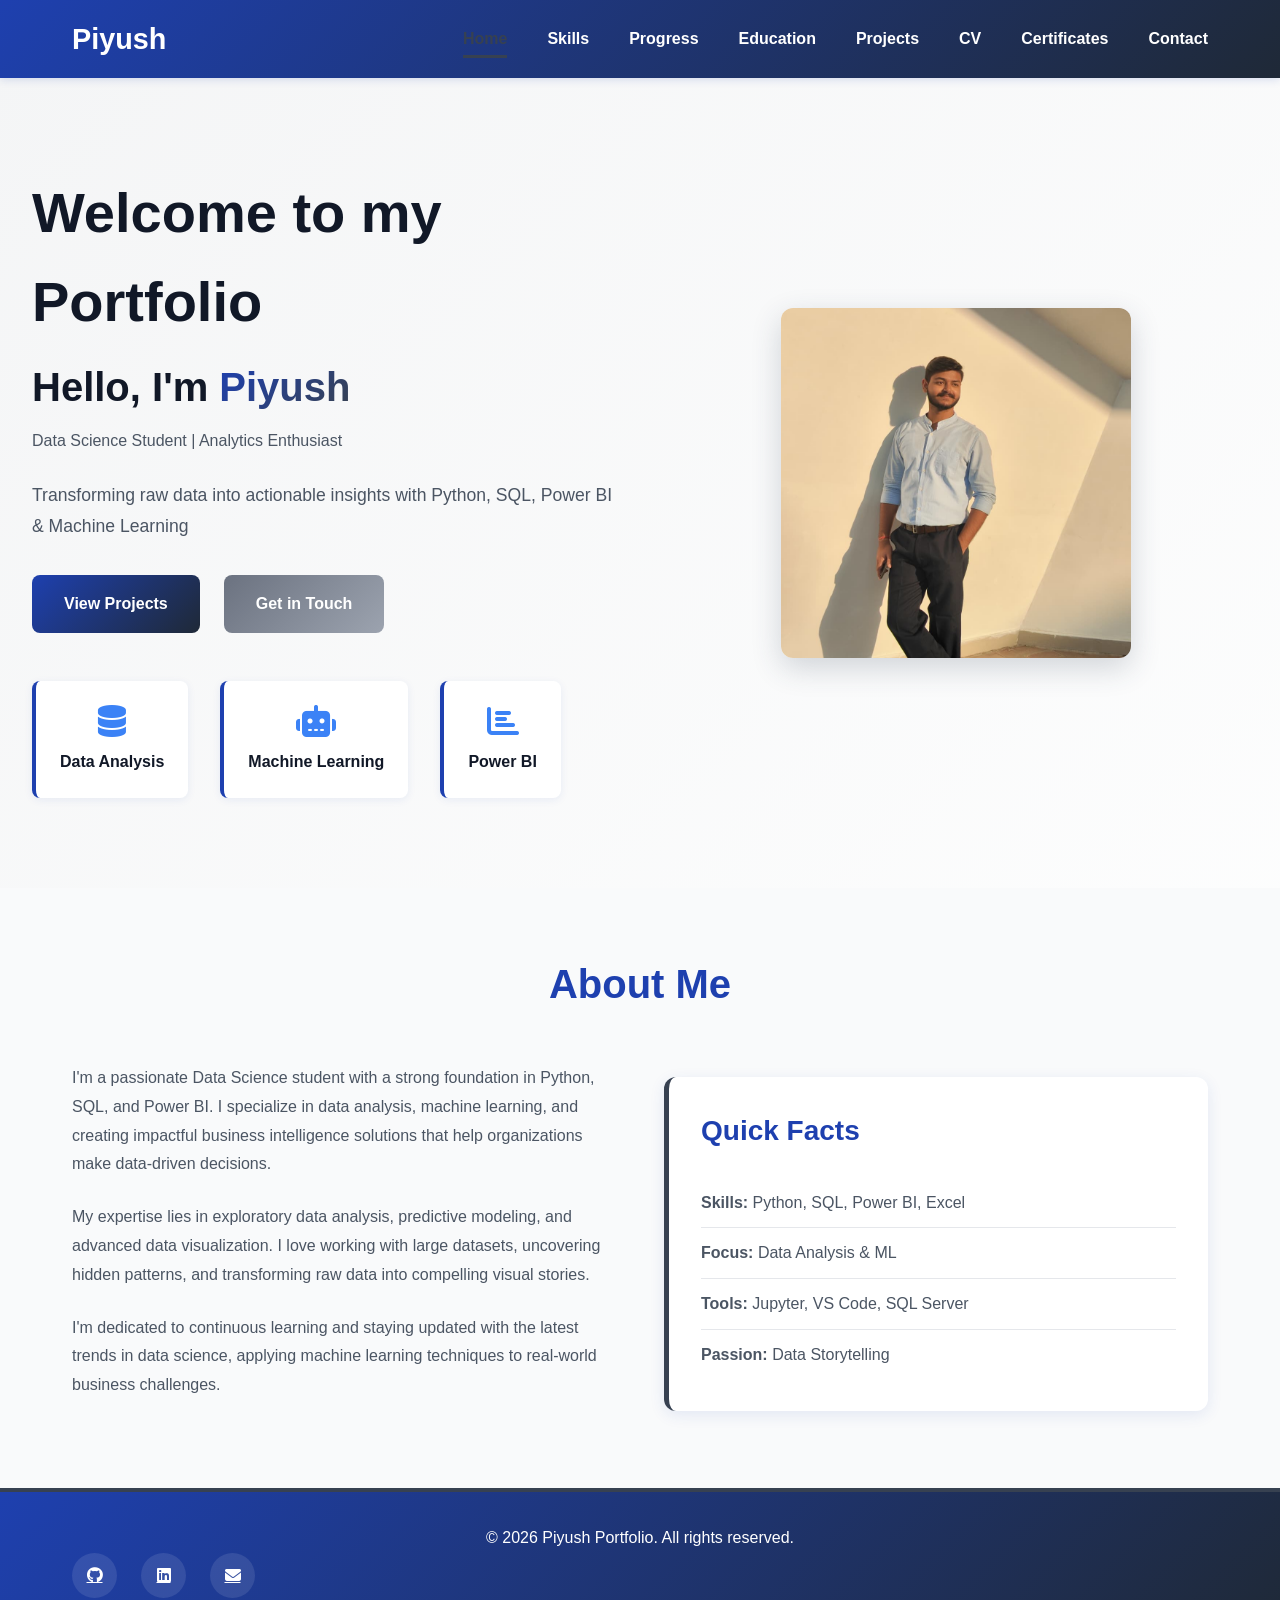
<file: portfolio/index.html>
<!DOCTYPE html>
<html lang="en">
<head>
    <meta charset="UTF-8">
    <meta name="viewport" content="width=device-width, initial-scale=1.0">
    <title>Piyush - Data Science Portfolio</title>
    <link rel="stylesheet" href="css/main.css">
    <link rel="stylesheet" href="https://cdnjs.cloudflare.com/ajax/libs/font-awesome/6.4.0/css/all.min.css">
</head>
<body>
    <!-- Navigation Bar -->
    <nav class="navbar">
        <div class="nav-container">
            <div class="logo">
                <!-- <i class="fas fa-chart-line"></i> -->
                <span>Piyush</span>
            </div>
            <ul class="nav-menu">
                <li><a href="index.html" class="nav-link active">Home</a></li>
                <li><a href="skills.html" class="nav-link">Skills</a></li>
                <li><a href="progress.html" class="nav-link">Progress</a></li>
                <li><a href="education.html" class="nav-link">Education</a></li>
                <li><a href="projects.html" class="nav-link">Projects</a></li>
                <li><a href="cv.html" class="nav-link">CV</a></li>
                <li><a href="certificates.html" class="nav-link">Certificates</a></li>
                <li><a href="contact.html" class="nav-link">Contact</a></li>
            </ul>
            <div class="hamburger">
                <span></span>
                <span></span>
                <span></span>
            </div>
        </div>
    </nav>

    <!-- Hero Section -->
    <section class="hero">
        <div class="hero-content">
            <h1 class="fade-in">Welcome to my Portfolio</h1>
            <h2 class="fade-in" style="animation-delay: 0.2s">Hello, I'm <span class="highlight">Piyush</span></h2>
            <p class="fade-in" style="animation-delay: 0.4s">Data Science Student | Analytics Enthusiast</p>
            <p class="subtitle fade-in" style="animation-delay: 0.6s">
                Transforming raw data into actionable insights with Python, SQL, Power BI & Machine Learning
            </p>

            <div class="hero-buttons fade-in" style="animation-delay: 0.8s">
                <a href="projects.html" class="btn btn-primary">View Projects</a>
                <a href="contact.html" class="btn btn-secondary">Get in Touch</a>
            </div>

            <div class="hero-features">
                <div class="feature-item fade-in" style="animation-delay: 1s">
                    <i class="fas fa-database"></i>
                    <span>Data Analysis</span>
                </div>
                <div class="feature-item fade-in" style="animation-delay: 1.2s">
                    <i class="fas fa-robot"></i>
                    <span>Machine Learning</span>
                </div>
                <div class="feature-item fade-in" style="animation-delay: 1.4s">
                    <i class="fas fa-chart-bar"></i>
                    <span>Power BI</span>
                </div>
            </div>
        </div>

        <div class="hero-image fade-in-right" style="animation-delay: 0.5s">
            <img src="assets/images/logo.jpeg" alt="Piyush" class="profile-image">
        </div>
    </section>

    <!-- About Section -->
    <section class="about">
        <div class="container">
            <h2>About Me</h2>
            <div class="about-content">
                <div class="about-text fade-in">
                    <p>
                        I'm a passionate Data Science student with a strong foundation in Python, SQL, and Power BI.
                        I specialize in data analysis, machine learning, and creating impactful business intelligence
                        solutions that help organizations make data-driven decisions.
                    </p>
                    <p>
                        My expertise lies in exploratory data analysis, predictive modeling, and advanced data visualization.
                        I love working with large datasets, uncovering hidden patterns, and transforming raw data into
                        compelling visual stories.
                    </p>
                    <p>
                        I'm dedicated to continuous learning and staying updated with the latest trends in data science,
                        applying machine learning techniques to real-world business challenges.
                    </p>
                </div>
                <div class="about-highlight fade-in" style="animation-delay: 0.3s">
                    <div class="highlight-box">
                        <h3>Quick Facts</h3>
                        <ul>
                            <li><strong>Skills:</strong> Python, SQL, Power BI, Excel</li>
                            <li><strong>Focus:</strong> Data Analysis & ML</li>
                            <li><strong>Tools:</strong> Jupyter, VS Code, SQL Server</li>
                            <li><strong>Passion:</strong> Data Storytelling</li>
                        </ul>
                    </div>
                </div>
            </div>
        </div>
    </section>

    <!-- Footer -->
    <footer class="footer">
        <div class="container">
            <p>&copy; 2026 Piyush Portfolio. All rights reserved.</p>
            <div class="social-links">
                <a href="https://github.com/" target="_blank"><i class="fab fa-github"></i></a>
                <a href="https://www.linkedin.com/in/piyushjangra/" target="_blank"><i class="fab fa-linkedin"></i></a>
                <!-- <a href="https://twitter.com/piyushjangra" target="_blank"><i class="fab fa-twitter"></i></a> -->
                <a href="mailto:piyushjangra324@gmail.com"><i class="fas fa-envelope"></i></a>
            </div>
        </div>
    </footer>

    <script src="js/script.js"></script>
</body>
</html>
</file>
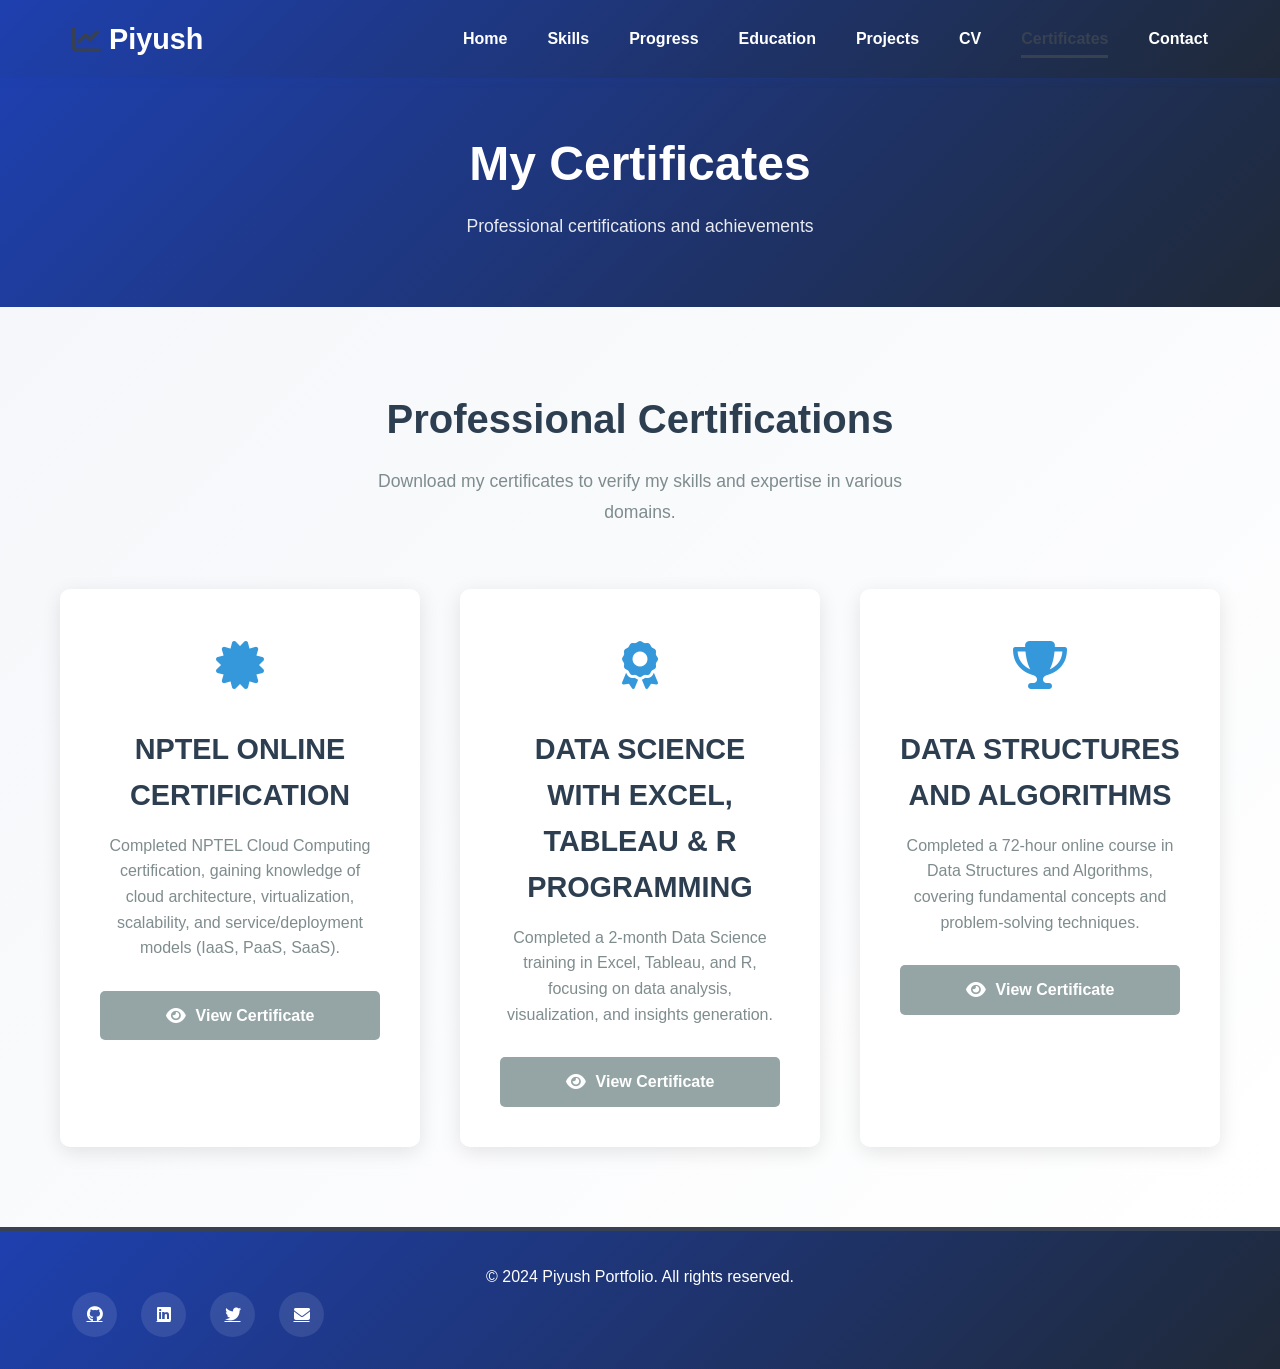
<file: portfolio/certificates.html>
<!DOCTYPE html>
<html lang="en">
<head>
    <meta charset="UTF-8">
    <meta name="viewport" content="width=device-width, initial-scale=1.0">
    <title>Certificates - Piyush Portfolio</title>
    <link rel="stylesheet" href="css/main.css">
    <link rel="stylesheet" href="css/pages.css">
    <link rel="stylesheet" href="https://cdnjs.cloudflare.com/ajax/libs/font-awesome/6.4.0/css/all.min.css">
    <style>
        .certificates-section {
            padding: 80px 0;
            background: linear-gradient(135deg, #f5f7fa 0%, #ffffff 100%);
        }

        .certificates-container {
            max-width: 1200px;
            margin: 0 auto;
            padding: 0 20px;
        }

        .certificates-intro {
            text-align: center;
            margin-bottom: 60px;
        }

        .certificates-intro h2 {
            font-size: 2.5rem;
            color: #2c3e50;
            margin-bottom: 15px;
        }

        .certificates-intro p {
            font-size: 1.1rem;
            color: #7f8c8d;
            max-width: 600px;
            margin: 0 auto;
        }

        .certificates-grid {
            display: grid;
            grid-template-columns: repeat(auto-fit, minmax(350px, 1fr));
            gap: 40px;
            margin-top: 40px;
        }

        .certificate-card {
            background: white;
            border-radius: 10px;
            padding: 40px;
            text-align: center;
            box-shadow: 0 5px 20px rgba(0, 0, 0, 0.1);
            transition: transform 0.3s, box-shadow 0.3s;
        }

        .certificate-card:hover {
            transform: translateY(-10px);
            box-shadow: 0 15px 30px rgba(0, 0, 0, 0.15);
        }

        .certificate-icon {
            font-size: 3rem;
            color: #3498db;
            margin-bottom: 20px;
        }

        .certificate-card h3 {
            font-size: 1.8rem;
            color: #2c3e50;
            margin-bottom: 15px;
        }

        .certificate-card p {
            color: #7f8c8d;
            margin-bottom: 30px;
            line-height: 1.6;
        }

        .certificate-buttons {
            display: flex;
            flex-direction: column;
            gap: 10px;
        }

        .certificate-btn {
            display: inline-flex;
            align-items: center;
            justify-content: center;
            gap: 10px;
            padding: 12px 25px;
            background: #3498db;
            color: white;
            text-decoration: none;
            border-radius: 5px;
            font-weight: 600;
            transition: background 0.3s, transform 0.2s;
            border: none;
            cursor: pointer;
            font-size: 1rem;
        }

        .certificate-btn:hover {
            background: #2980b9;
            transform: scale(1.05);
        }

        .certificate-btn.secondary {
            background: #95a5a6;
        }

        .certificate-btn.secondary:hover {
            background: #7f8c8d;
        }

        .certificate-btn i {
            font-size: 1.1rem;
        }

        @media (max-width: 768px) {
            .certificates-grid {
                grid-template-columns: 1fr;
            }

            .certificates-intro h2 {
                font-size: 2rem;
            }

            .certificate-card {
                padding: 30px;
            }
        }
    </style>
</head>
<body>
    <!-- Navigation Bar -->
    <nav class="navbar">
        <div class="nav-container">
            <div class="logo">
                <i class="fas fa-chart-line"></i>
                <span>Piyush</span>
            </div>
            <ul class="nav-menu">
                <li><a href="index.html" class="nav-link">Home</a></li>
                <li><a href="skills.html" class="nav-link">Skills</a></li>
                <li><a href="progress.html" class="nav-link">Progress</a></li>
                <li><a href="education.html" class="nav-link">Education</a></li>
                <li><a href="projects.html" class="nav-link">Projects</a></li>
                <li><a href="cv.html" class="nav-link">CV</a></li>
                <li><a href="certificates.html" class="nav-link active">Certificates</a></li>
                <li><a href="contact.html" class="nav-link">Contact</a></li>
            </ul>
            <div class="hamburger">
                <span></span>
                <span></span>
                <span></span>
            </div>
        </div>
    </nav>

    <!-- Page Header -->
    <section class="page-header">
        <div class="container">
            <h1>My Certificates</h1>
            <p>Professional certifications and achievements</p>
        </div>
    </section>

    <!-- Certificates Section -->
    <section class="certificates-section">
        <div class="certificates-container">
            <div class="certificates-intro">
                <h2>Professional Certifications</h2>
                <p>Download my certificates to verify my skills and expertise in various domains.</p>
            </div>

            <div class="certificates-grid">
                <!-- Certificate 1 -->
                <div class="certificate-card fade-in">
                    <div class="certificate-icon">
                        <i class="fas fa-certificate"></i>
                    </div>
                    <h3>NPTEL ONLINE CERTIFICATION</h3>
                    <p>
                        Completed NPTEL Cloud Computing certification, gaining knowledge of cloud architecture, virtualization, scalability, and service/deployment models (IaaS, PaaS, SaaS).
                    </p>
                    <div class="certificate-buttons">
                        <a href="file:///C:/Users/Piyush/Downloads/Cloud%20Computing.pdf" class="certificate-btn secondary">
                            <i class="fas fa-eye"></i>
                            View Certificate
                        </a>
                    </div>
                </div>

                <!-- Certificate 2 -->
                <div class="certificate-card fade-in" style="animation-delay: 0.1s">
                    <div class="certificate-icon">
                        <i class="fas fa-award"></i>
                    </div>
                    <h3>DATA SCIENCE WITH EXCEL, TABLEAU & R PROGRAMMING</h3>
                    <p>
                        Completed a 2-month Data Science training in Excel, Tableau, and R, focusing on data analysis, visualization, and insights generation.
                    </p>
                    <div class="certificate-buttons">
                        <a href="file:///C:/Users/Piyush/OneDrive/Documents/CERTIFICATES/summer%20training%20certificate.jpg" class="certificate-btn secondary">
                            <i class="fas fa-eye"></i>
                            View Certificate
                        </a>
                    </div>
                </div>

                <!-- Certificate 3 -->
                <div class="certificate-card fade-in" style="animation-delay: 0.2s">
                    <div class="certificate-icon">
                        <i class="fas fa-trophy"></i>
                    </div>
                    <h3>DATA STRUCTURES AND ALGORITHMS</h3>
                    <p>
                        Completed a 72-hour online course in Data Structures and Algorithms, covering fundamental concepts and problem-solving techniques.
                    </p>
                    <div class="certificate-buttons">
                        <a href="file:///C:/Users/Piyush/OneDrive/Documents/CERTIFICATES/DSA%20certificate.pdf" class="certificate-btn secondary">
                            <i class="fas fa-eye"></i>
                            View Certificate
                        </a>
                    </div>
                </div>
            </div>
        </div>
    </section>

    <!-- Footer -->
    <footer class="footer">
        <div class="container">
            <p>&copy; 2024 Piyush Portfolio. All rights reserved.</p>
            <div class="social-links">
                <a href="#"><i class="fab fa-github"></i></a>
                <a href="#"><i class="fab fa-linkedin"></i></a>
                <a href="#"><i class="fab fa-twitter"></i></a>
                <a href="mailto:piyush@example.com"><i class="fas fa-envelope"></i></a>
            </div>
        </div>
    </footer>

    <script src="js/script.js"></script>
</body>
</html>
</file>
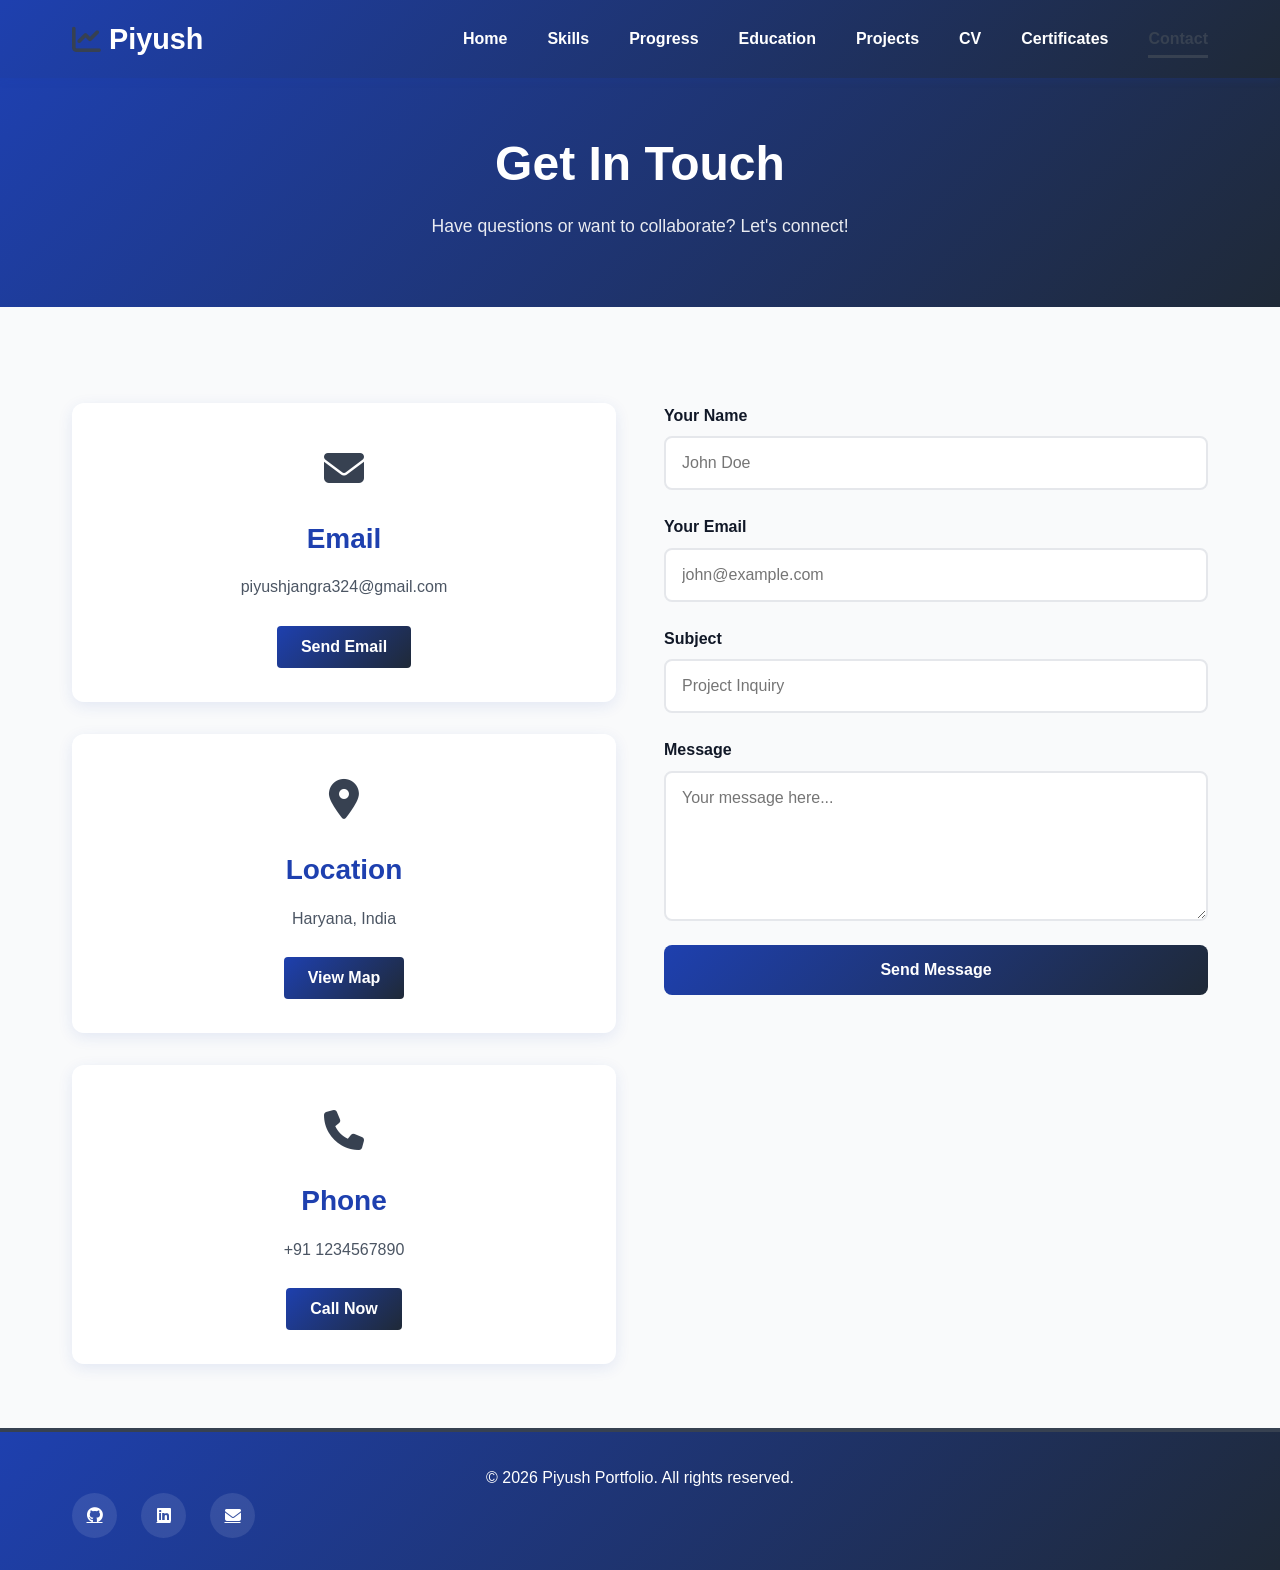
<file: portfolio/contact.html>
<!DOCTYPE html>
<html lang="en">
<head>
    <meta charset="UTF-8">
    <meta name="viewport" content="width=device-width, initial-scale=1.0">
    <title>Contact - Piyush Portfolio</title>
    <link rel="stylesheet" href="css/main.css">
    <link rel="stylesheet" href="css/pages.css">
    <link rel="stylesheet" href="https://cdnjs.cloudflare.com/ajax/libs/font-awesome/6.4.0/css/all.min.css">
</head>
<body>
    <!-- Navigation Bar -->
    <nav class="navbar">
        <div class="nav-container">
            <div class="logo">
                <i class="fas fa-chart-line"></i>
                <span>Piyush</span>
            </div>
            <ul class="nav-menu">
                <li><a href="index.html" class="nav-link">Home</a></li>
                <li><a href="skills.html" class="nav-link">Skills</a></li>
                <li><a href="progress.html" class="nav-link">Progress</a></li>
                <li><a href="education.html" class="nav-link">Education</a></li>
                <li><a href="projects.html" class="nav-link">Projects</a></li>
                <li><a href="cv.html" class="nav-link">CV</a></li>
                <li><a href="certificates.html" class="nav-link">Certificates</a></li>
                <li><a href="contact.html" class="nav-link active">Contact</a></li>
            </ul>
            <div class="hamburger">
                <span></span>
                <span></span>
                <span></span>
            </div>
        </div>
    </nav>

    <!-- Page Header -->
    <section class="page-header">
        <div class="container">
            <h1>Get In Touch</h1>
            <p>Have questions or want to collaborate? Let's connect!</p>
        </div>
    </section>

    <!-- Contact Section -->
    <section class="contact-section">
        <div class="container">
            <div class="contact-content">
                <!-- Contact Info -->
                <div class="contact-info">
                    <div class="info-card fade-in">
                        <div class="info-icon">
                            <i class="fas fa-envelope"></i>
                        </div>
                        <h3>Email</h3>
                        <p>piyushjangra324@gmail.com</p>
                        <a href="mailto:piyush@example.com" class="info-link">Send Email</a>
                    </div>

                    <div class="info-card fade-in" style="animation-delay: 0.1s">
                        <div class="info-icon">
                            <i class="fas fa-map-marker-alt"></i>
                        </div>
                        <h3>Location</h3>
                        <p>Haryana, India</p>
                        <a href="#" class="info-link">View Map</a>
                    </div>

                    <div class="info-card fade-in" style="animation-delay: 0.2s">
                        <div class="info-icon">
                            <i class="fas fa-phone"></i>
                        </div>
                        <h3>Phone</h3>
                        <p>+91 1234567890</p>
                        <a href="tel:+91" class="info-link">Call Now</a>
                    </div>
                </div>

                <!-- Contact Form -->
                <form class="contact-form fade-in" style="animation-delay: 0.2s">
                    <div class="form-group">
                        <label for="name">Your Name</label>
                        <input type="text" id="name" placeholder="John Doe" required>
                    </div>

                    <div class="form-group">
                        <label for="email">Your Email</label>
                        <input type="email" id="email" placeholder="john@example.com" required>
                    </div>

                    <div class="form-group">
                        <label for="subject">Subject</label>
                        <input type="text" id="subject" placeholder="Project Inquiry" required>
                    </div>

                    <div class="form-group">
                        <label for="message">Message</label>
                        <textarea id="message" placeholder="Your message here..." required></textarea>
                    </div>

                    <button type="submit" class="btn btn-submit">Send Message</button>
                </form>
            </div>
        </div>
    </section>

    <!-- Footer -->
    <footer class="footer">
        <div class="container">
            <p>&copy; 2026 Piyush Portfolio. All rights reserved.</p>
            <div class="social-links">
                <a href="#"><i class="fab fa-github"></i></a>
                <a href="#"><i class="fab fa-linkedin"></i></a>
                <!-- <a href="#"><i class="fab fa-twitter"></i></a> -->
                <a href="mailto:piyush@example.com"><i class="fas fa-envelope"></i></a>
            </div>
        </div>
    </footer>

    <script src="js/script.js"></script>
</body>
</html>
</file>
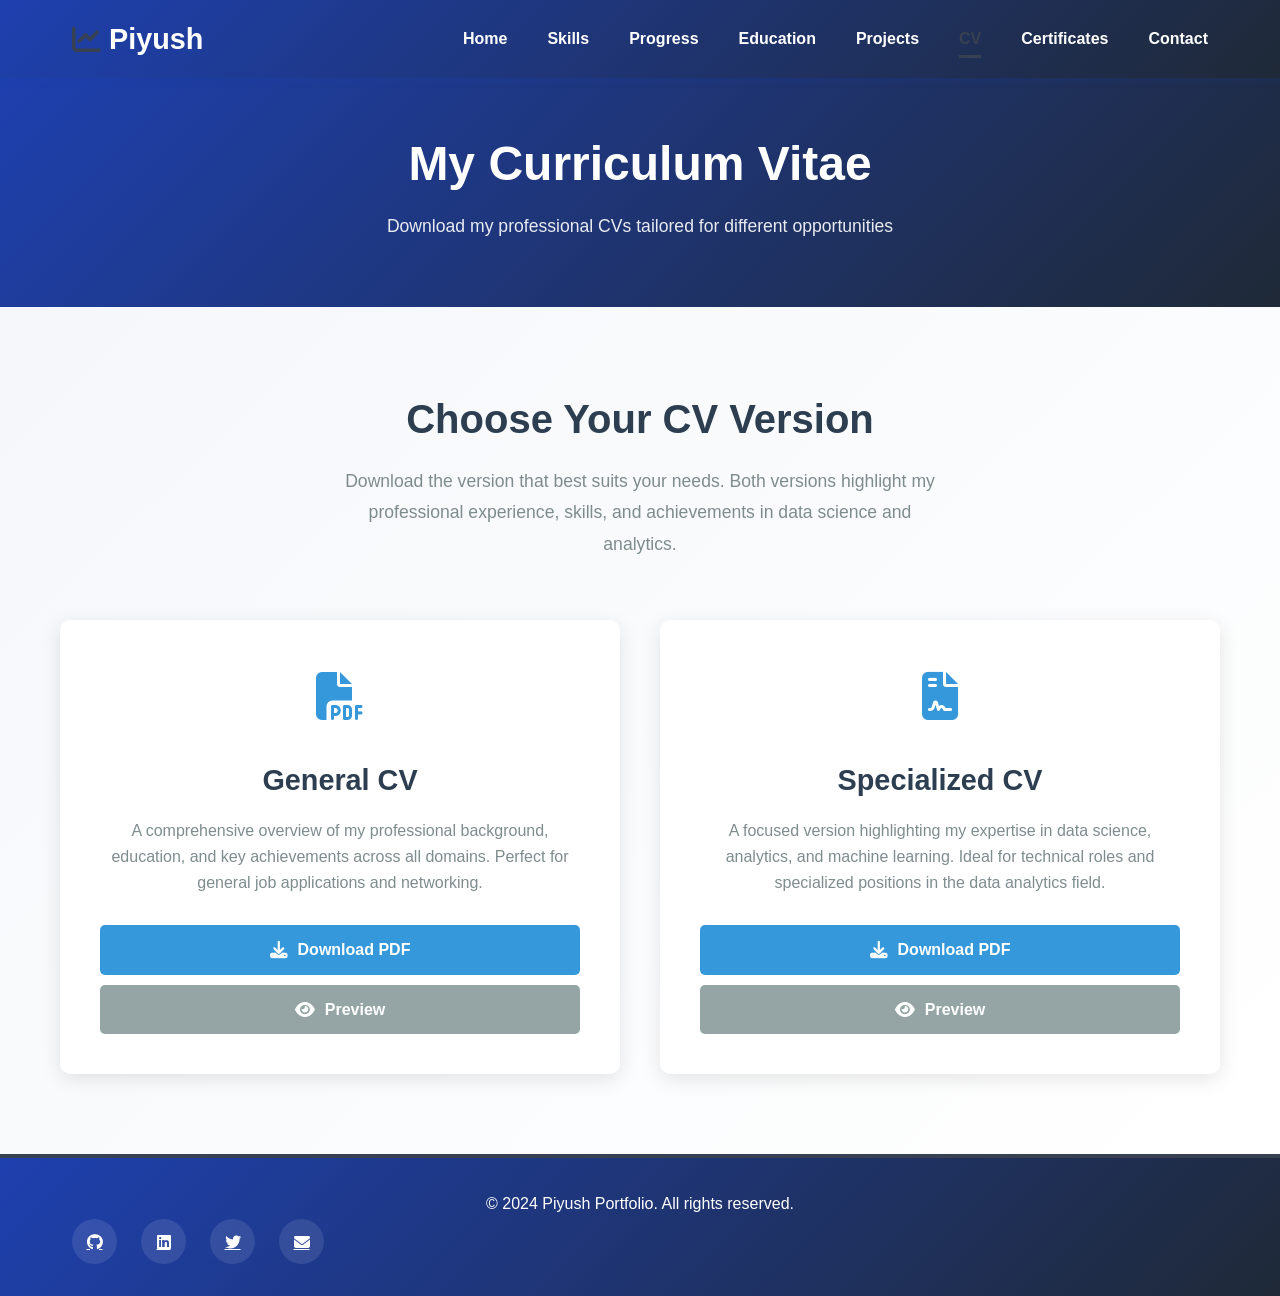
<file: portfolio/cv.html>
<!DOCTYPE html>
<html lang="en">
<head>
    <meta charset="UTF-8">
    <meta name="viewport" content="width=device-width, initial-scale=1.0">
    <title>CV - Piyush Portfolio</title>
    <link rel="stylesheet" href="css/main.css">
    <link rel="stylesheet" href="css/pages.css">
    <link rel="stylesheet" href="https://cdnjs.cloudflare.com/ajax/libs/font-awesome/6.4.0/css/all.min.css">
    <style>
        .cv-section {
            padding: 80px 0;
            background: linear-gradient(135deg, #f5f7fa 0%, #ffffff 100%);
        }

        .cv-container {
            max-width: 1200px;
            margin: 0 auto;
            padding: 0 20px;
        }

        .cv-intro {
            text-align: center;
            margin-bottom: 60px;
        }

        .cv-intro h2 {
            font-size: 2.5rem;
            color: #2c3e50;
            margin-bottom: 15px;
        }

        .cv-intro p {
            font-size: 1.1rem;
            color: #7f8c8d;
            max-width: 600px;
            margin: 0 auto;
        }

        .cv-grid {
            display: grid;
            grid-template-columns: repeat(auto-fit, minmax(450px, 1fr));
            gap: 40px;
            margin-top: 40px;
        }

        .cv-card {
            background: white;
            border-radius: 10px;
            padding: 40px;
            text-align: center;
            box-shadow: 0 5px 20px rgba(0, 0, 0, 0.1);
            transition: transform 0.3s, box-shadow 0.3s;
        }

        .cv-card:hover {
            transform: translateY(-10px);
            box-shadow: 0 15px 30px rgba(0, 0, 0, 0.15);
        }

        .cv-icon {
            font-size: 3rem;
            color: #3498db;
            margin-bottom: 20px;
        }

        .cv-card h3 {
            font-size: 1.8rem;
            color: #2c3e50;
            margin-bottom: 15px;
        }

        .cv-card p {
            color: #7f8c8d;
            margin-bottom: 30px;
            line-height: 1.6;
        }

        .cv-buttons {
            display: flex;
            flex-direction: column;
            gap: 10px;
        }

        .cv-btn {
            display: inline-flex;
            align-items: center;
            justify-content: center;
            gap: 10px;
            padding: 12px 25px;
            background: #3498db;
            color: white;
            text-decoration: none;
            border-radius: 5px;
            font-weight: 600;
            transition: background 0.3s, transform 0.2s;
            border: none;
            cursor: pointer;
            font-size: 1rem;
        }

        .cv-btn:hover {
            background: #2980b9;
            transform: scale(1.05);
        }

        .cv-btn.secondary {
            background: #95a5a6;
        }

        .cv-btn.secondary:hover {
            background: #7f8c8d;
        }

        .cv-btn i {
            font-size: 1.1rem;
        }

        @media (max-width: 768px) {
            .cv-grid {
                grid-template-columns: 1fr;
            }

            .cv-intro h2 {
                font-size: 2rem;
            }

            .cv-card {
                padding: 30px;
            }
        }
    </style>
</head>
<body>
    <!-- Navigation Bar -->
    <nav class="navbar">
        <div class="nav-container">
            <div class="logo">
                <i class="fas fa-chart-line"></i>
                <span>Piyush</span>
            </div>
            <ul class="nav-menu">
                <li><a href="index.html" class="nav-link">Home</a></li>
                <li><a href="skills.html" class="nav-link">Skills</a></li>
                <li><a href="progress.html" class="nav-link">Progress</a></li>
                <li><a href="education.html" class="nav-link">Education</a></li>
                <li><a href="projects.html" class="nav-link">Projects</a></li>
                <li><a href="cv.html" class="nav-link active">CV</a></li>
                <li><a href="certificates.html" class="nav-link">Certificates</a></li>
                <li><a href="contact.html" class="nav-link">Contact</a></li>
            </ul>
            <div class="hamburger">
                <span></span>
                <span></span>
                <span></span>
            </div>
        </div>
    </nav>

    <!-- Page Header -->
    <section class="page-header">
        <div class="container">
            <h1>My Curriculum Vitae</h1>
            <p>Download my professional CVs tailored for different opportunities</p>
        </div>
    </section>

    <!-- CV Section -->
    <section class="cv-section">
        <div class="cv-container">
            <div class="cv-intro">
                <h2>Choose Your CV Version</h2>
                <p>Download the version that best suits your needs. Both versions highlight my professional experience, skills, and achievements in data science and analytics.</p>
            </div>

            <div class="cv-grid">
                <!-- General CV Card -->
                <div class="cv-card fade-in">
                    <div class="cv-icon">
                        <i class="fas fa-file-pdf"></i>
                    </div>
                    <h3>General CV</h3>
                    <p>
                        A comprehensive overview of my professional background, education, and key achievements across all domains. Perfect for general job applications and networking.
                    </p>
                    <div class="cv-buttons">
                        <a href="file:///C:/Users/Piyush/Downloads/Piyush_gernal_cv.pdf" class="cv-btn">
                            <i class="fas fa-download"></i>
                            Download PDF
                        </a>
                        <a href="file:///C:/Users/Piyush/Downloads/Piyush_gernal_cv.pdf" class="cv-btn secondary">
                            <i class="fas fa-eye"></i>
                            Preview
                        </a>
                    </div>
                </div>

                <!-- Specialized CV Card -->
                <div class="cv-card fade-in" style="animation-delay: 0.1s">
                    <div class="cv-icon">
                        <i class="fas fa-file-contract"></i>
                    </div>
                    <h3>Specialized CV</h3>
                    <p>
                        A focused version highlighting my expertise in data science, analytics, and machine learning. Ideal for technical roles and specialized positions in the data analytics field.
                    </p>
                    <div class="cv-buttons">
                        <a href="file:///C:/Users/Piyush/Downloads/Specialized%20CV_Piyush.pdf" class="cv-btn">
                            <i class="fas fa-download"></i>
                            Download PDF
                        </a>
                        <a href="file:///C:/Users/Piyush/Downloads/Specialized%20CV_Piyush.pdf" class="cv-btn secondary">
                            <i class="fas fa-eye"></i>
                            Preview
                        </a>
                    </div>
                </div>
            </div>
        </div>
    </section>

    <!-- Footer -->
    <footer class="footer">
        <div class="container">
            <p>&copy; 2024 Piyush Portfolio. All rights reserved.</p>
            <div class="social-links">
                <a href="#"><i class="fab fa-github"></i></a>
                <a href="#"><i class="fab fa-linkedin"></i></a>
                <a href="#"><i class="fab fa-twitter"></i></a>
                <a href="mailto:piyush@example.com"><i class="fas fa-envelope"></i></a>
            </div>
        </div>
    </footer>

    <script src="js/script.js"></script>
</body>
</html>
</file>
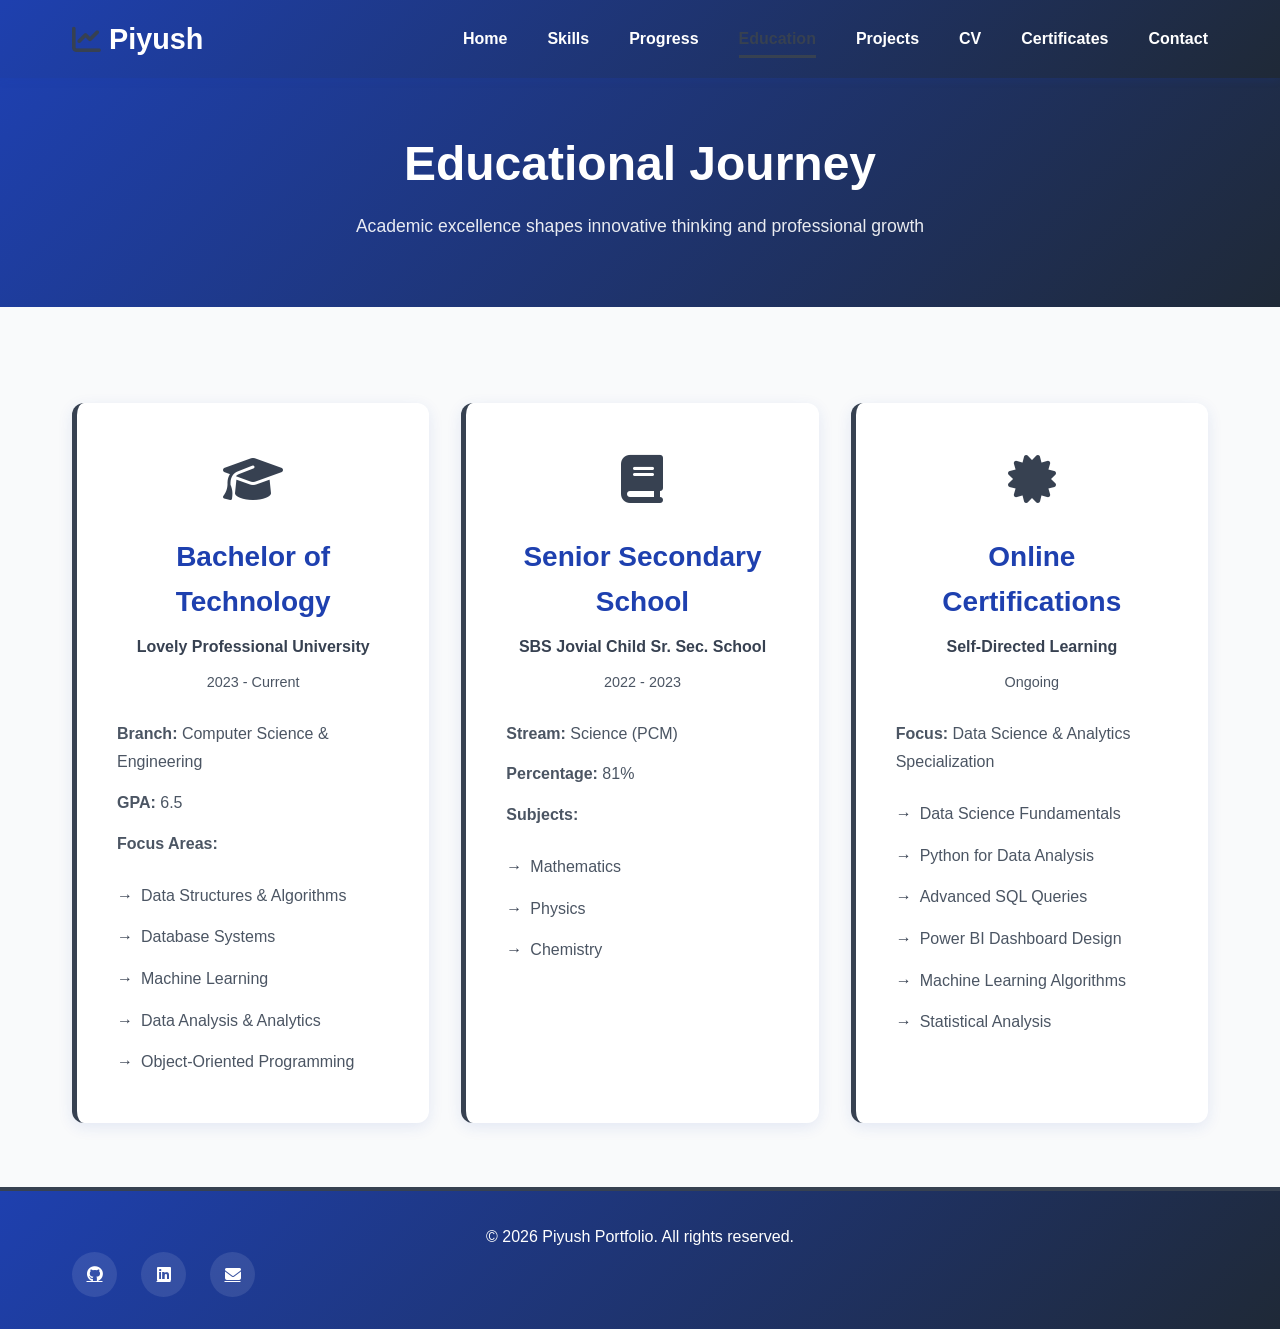
<file: portfolio/education.html>
<!DOCTYPE html>
<html lang="en">
<head>
    <meta charset="UTF-8">
    <meta name="viewport" content="width=device-width, initial-scale=1.0">
    <title>Education - Piyush Portfolio</title>
    <link rel="stylesheet" href="css/main.css">
    <link rel="stylesheet" href="css/pages.css">
    <link rel="stylesheet" href="https://cdnjs.cloudflare.com/ajax/libs/font-awesome/6.4.0/css/all.min.css">
</head>
<body>
    <!-- Navigation Bar -->
    <nav class="navbar">
        <div class="nav-container">
            <div class="logo">
                <i class="fas fa-chart-line"></i>
                <span>Piyush</span>
            </div>
            <ul class="nav-menu">
                <li><a href="index.html" class="nav-link">Home</a></li>
                <li><a href="skills.html" class="nav-link">Skills</a></li>
                <li><a href="progress.html" class="nav-link">Progress</a></li>
                <li><a href="education.html" class="nav-link active">Education</a></li>
                <li><a href="projects.html" class="nav-link">Projects</a></li>
                <li><a href="cv.html" class="nav-link">CV</a></li>
                <li><a href="certificates.html" class="nav-link">Certificates</a></li>
                <li><a href="contact.html" class="nav-link">Contact</a></li>
            </ul>
            <div class="hamburger">
                <span></span>
                <span></span>
                <span></span>
            </div>
        </div>
    </nav>

    <!-- Page Header -->
    <section class="page-header">
        <div class="container">
            <h1>Educational Journey</h1>
            <p>Academic excellence shapes innovative thinking and professional growth</p>
        </div>
    </section>

    <!-- Education Section -->
    <section class="education-section">
        <div class="container">
            <div class="education-grid">
                <div class="education-card fade-in">
                    <div class="education-icon">
                        <i class="fas fa-graduation-cap"></i>
                    </div>
                    <h3>Bachelor of Technology</h3>
                    <p class="education-school">Lovely Professional University</p>
                    <p class="education-period">2023 - Current</p>
                    <div class="education-details">
                        <p><strong>Branch:</strong> Computer Science & Engineering</p>
                        <p><strong>GPA:</strong> 6.5</p>
                        <p><strong>Focus Areas:</strong></p>
                        <ul>
                            <li>Data Structures & Algorithms</li>
                            <li>Database Systems</li>
                            <li>Machine Learning</li>
                            <li>Data Analysis & Analytics</li>
                            <li>Object-Oriented Programming</li>
                        </ul>
                    </div>
                </div>

                <div class="education-card fade-in" style="animation-delay: 0.2s">
                    <div class="education-icon">
                        <i class="fas fa-book"></i>
                    </div>
                    <h3>Senior Secondary School</h3>
                    <p class="education-school">SBS Jovial Child Sr. Sec. School</p>
                    <p class="education-period">2022 - 2023</p>
                    <div class="education-details">
                        <p><strong>Stream:</strong> Science (PCM)</p>
                        <p><strong>Percentage:</strong> 81%</p>
                        <p><strong>Subjects:</strong></p>
                        <ul>
                            <li>Mathematics</li>
                            <li>Physics</li>
                            <li>Chemistry</li>
                        </ul>
                    </div>
                </div>

                <div class="education-card fade-in" style="animation-delay: 0.4s">
                    <div class="education-icon">
                        <i class="fas fa-certificate"></i>
                    </div>
                    <h3>Online Certifications</h3>
                    <p class="education-school">Self-Directed Learning</p>
                    <p class="education-period">Ongoing</p>
                    <div class="education-details">
                        <p><strong>Focus:</strong> Data Science & Analytics Specialization</p>
                        <ul>
                            <li>Data Science Fundamentals</li>
                            <li>Python for Data Analysis</li>
                            <li>Advanced SQL Queries</li>
                            <li>Power BI Dashboard Design</li>
                            <li>Machine Learning Algorithms</li>
                            <li>Statistical Analysis</li>
                        </ul>
                    </div>
                </div>
            </div>
        </div>
    </section>

    <!-- Footer -->
    <footer class="footer">
        <div class="container">
            <p>&copy; 2026 Piyush Portfolio. All rights reserved.</p>
            <div class="social-links">
                <a href="#"><i class="fab fa-github"></i></a>
                <a href="#"><i class="fab fa-linkedin"></i></a>
                <!-- <a href="#"><i class="fab fa-twitter"></i></a> -->
                <a href="mailto:piyush@example.com"><i class="fas fa-envelope"></i></a>
            </div>
        </div>
    </footer>

    <script src="js/script.js"></script>
</body>
</html>
</file>
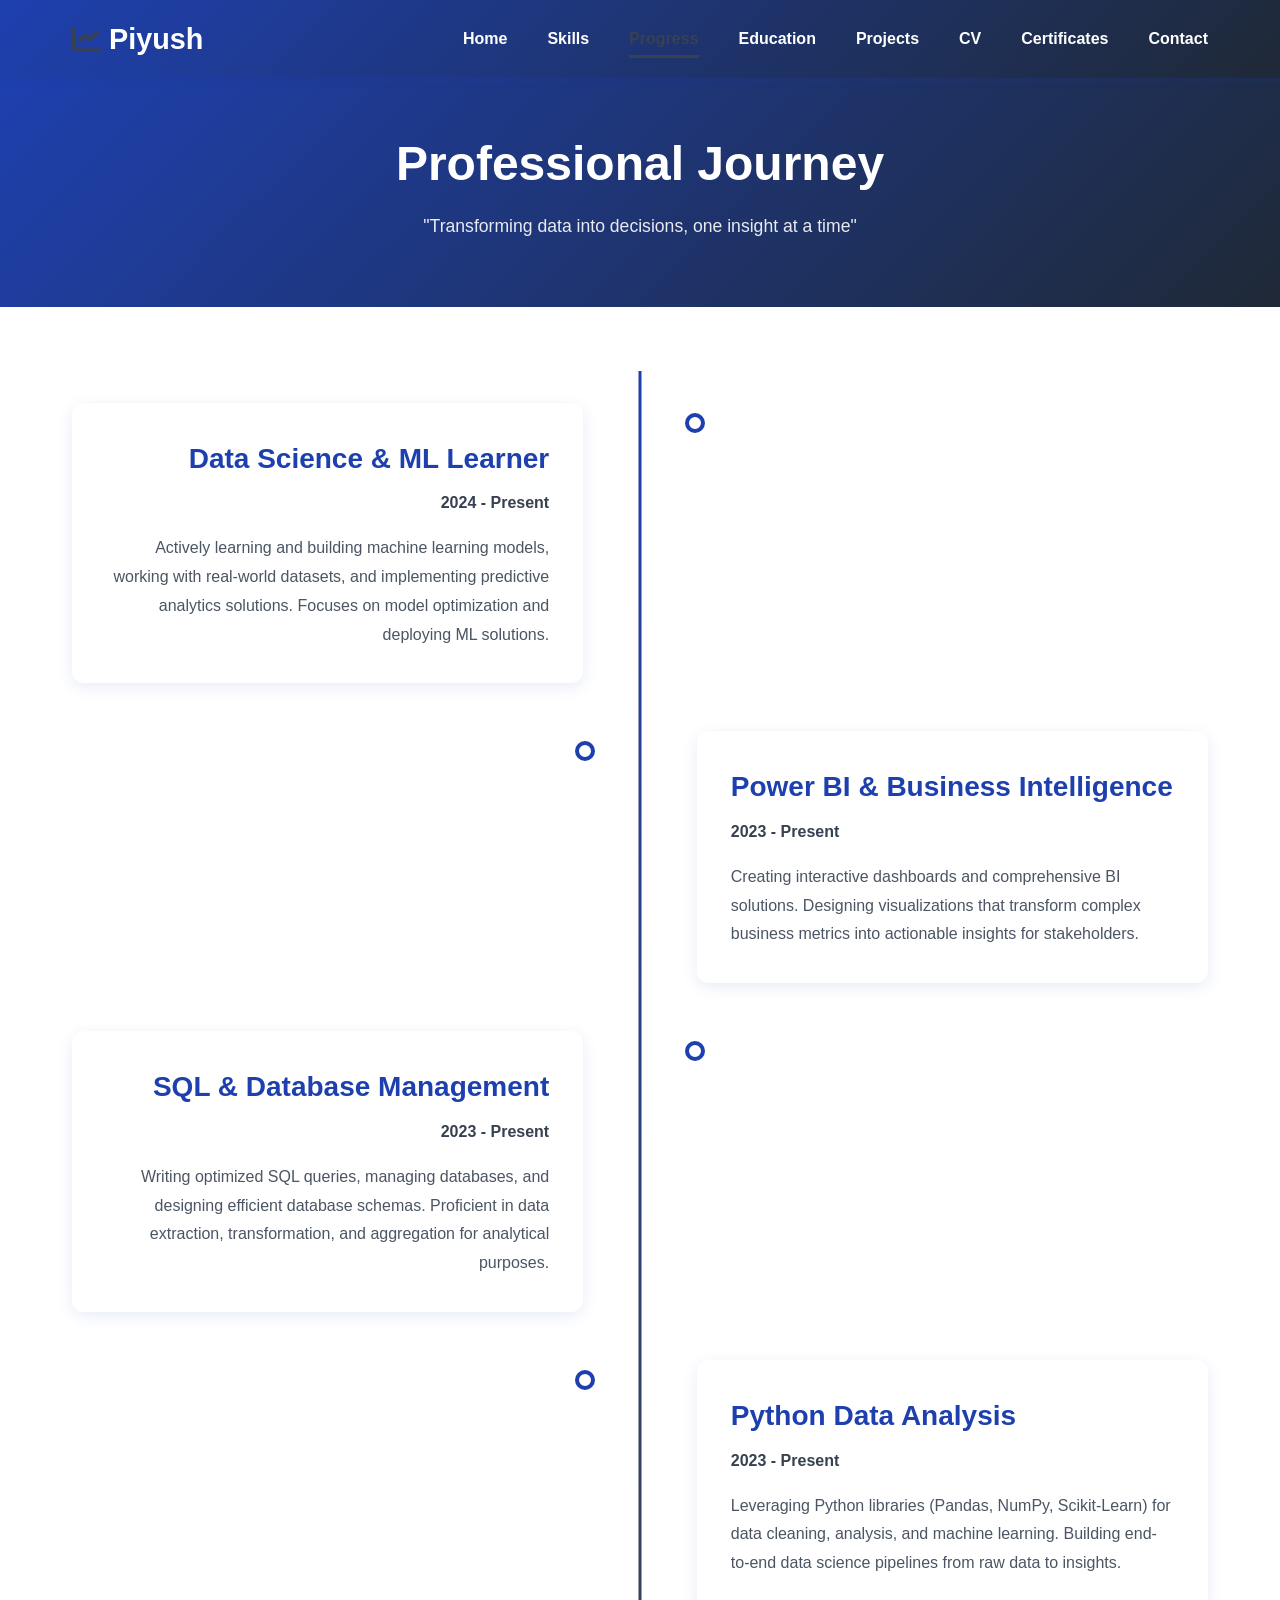
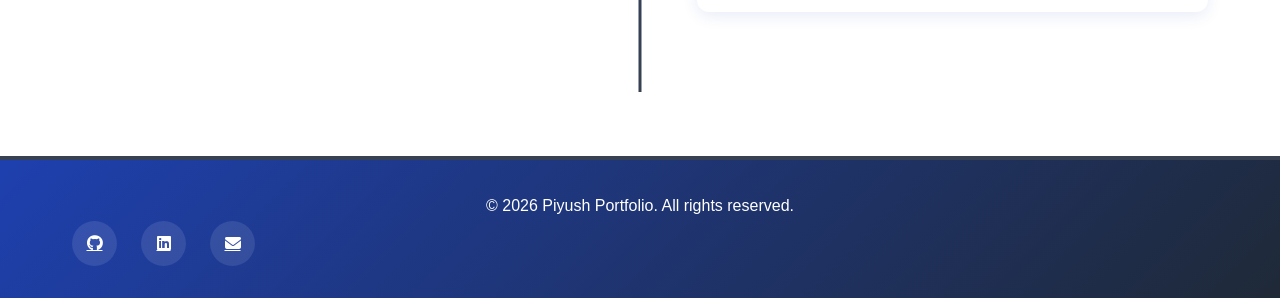
<file: portfolio/progress.html>
<!DOCTYPE html>
<html lang="en">
<head>
    <meta charset="UTF-8">
    <meta name="viewport" content="width=device-width, initial-scale=1.0">
    <title>Progress - Piyush Portfolio</title>
    <link rel="stylesheet" href="css/main.css">
    <link rel="stylesheet" href="css/pages.css">
    <link rel="stylesheet" href="https://cdnjs.cloudflare.com/ajax/libs/font-awesome/6.4.0/css/all.min.css">
</head>
<body>
    <!-- Navigation Bar -->
    <nav class="navbar">
        <div class="nav-container">
            <div class="logo">
                <i class="fas fa-chart-line"></i>
                <span>Piyush</span>
            </div>
            <ul class="nav-menu">
                <li><a href="index.html" class="nav-link">Home</a></li>
                <li><a href="skills.html" class="nav-link">Skills</a></li>
                <li><a href="progress.html" class="nav-link active">Progress</a></li>
                <li><a href="education.html" class="nav-link">Education</a></li>
                <li><a href="projects.html" class="nav-link">Projects</a></li>
                <li><a href="cv.html" class="nav-link">CV</a></li>
                <li><a href="certificates.html" class="nav-link">Certificates</a></li>
                <li><a href="contact.html" class="nav-link">Contact</a></li>
            </ul>
            <div class="hamburger">
                <span></span>
                <span></span>
                <span></span>
            </div>
        </div>
    </nav>

    <!-- Page Header -->
    <section class="page-header">
        <div class="container">
            <h1>Professional Journey</h1>
            <p>"Transforming data into decisions, one insight at a time"</p>
        </div>
    </section>

    <!-- Timeline Section -->
    <section class="progress-section">
        <div class="container">
            <div class="timeline">
                <div class="timeline-item fade-in">
                    <div class="timeline-marker"></div>
                    <div class="timeline-content">
                        <h3>Data Science & ML Learner</h3>
                        <p class="timeline-date">2024 - Present</p>
                        <p class="timeline-description">
                            Actively learning and building machine learning models, working with real-world datasets, and implementing predictive analytics solutions. Focuses on model optimization and deploying ML solutions.
                        </p>
                    </div>
                </div>

                <div class="timeline-item fade-in" style="animation-delay: 0.2s">
                    <div class="timeline-marker"></div>
                    <div class="timeline-content">
                        <h3>Power BI & Business Intelligence</h3>
                        <p class="timeline-date">2023 - Present</p>
                        <p class="timeline-description">
                            Creating interactive dashboards and comprehensive BI solutions. Designing visualizations that transform complex business metrics into actionable insights for stakeholders.
                        </p>
                    </div>
                </div>

                <div class="timeline-item fade-in" style="animation-delay: 0.4s">
                    <div class="timeline-marker"></div>
                    <div class="timeline-content">
                        <h3>SQL & Database Management</h3>
                        <p class="timeline-date">2023 - Present</p>
                        <p class="timeline-description">
                            Writing optimized SQL queries, managing databases, and designing efficient database schemas. Proficient in data extraction, transformation, and aggregation for analytical purposes.
                        </p>
                    </div>
                </div>

                <div class="timeline-item fade-in" style="animation-delay: 0.6s">
                    <div class="timeline-marker"></div>
                    <div class="timeline-content">
                        <h3>Python Data Analysis</h3>
                        <p class="timeline-date">2023 - Present</p>
                        <p class="timeline-description">
                            Leveraging Python libraries (Pandas, NumPy, Scikit-Learn) for data cleaning, analysis, and machine learning. Building end-to-end data science pipelines from raw data to insights.
                        </p>
                    </div>
                </div>
            </div>
        </div>
    </section>

    <!-- Footer -->
    <footer class="footer">
        <div class="container">
            <p>&copy; 2026 Piyush Portfolio. All rights reserved.</p>
            <div class="social-links">
                <a href="#"><i class="fab fa-github"></i></a>
                <a href="#"><i class="fab fa-linkedin"></i></a>
                <!-- <a href="#"><i class="fab fa-twitter"></i></a> -->
                <a href="mailto:piyush@example.com"><i class="fas fa-envelope"></i></a>
            </div>
        </div>
    </footer>

    <script src="js/script.js"></script>
</body>
</html>
</file>
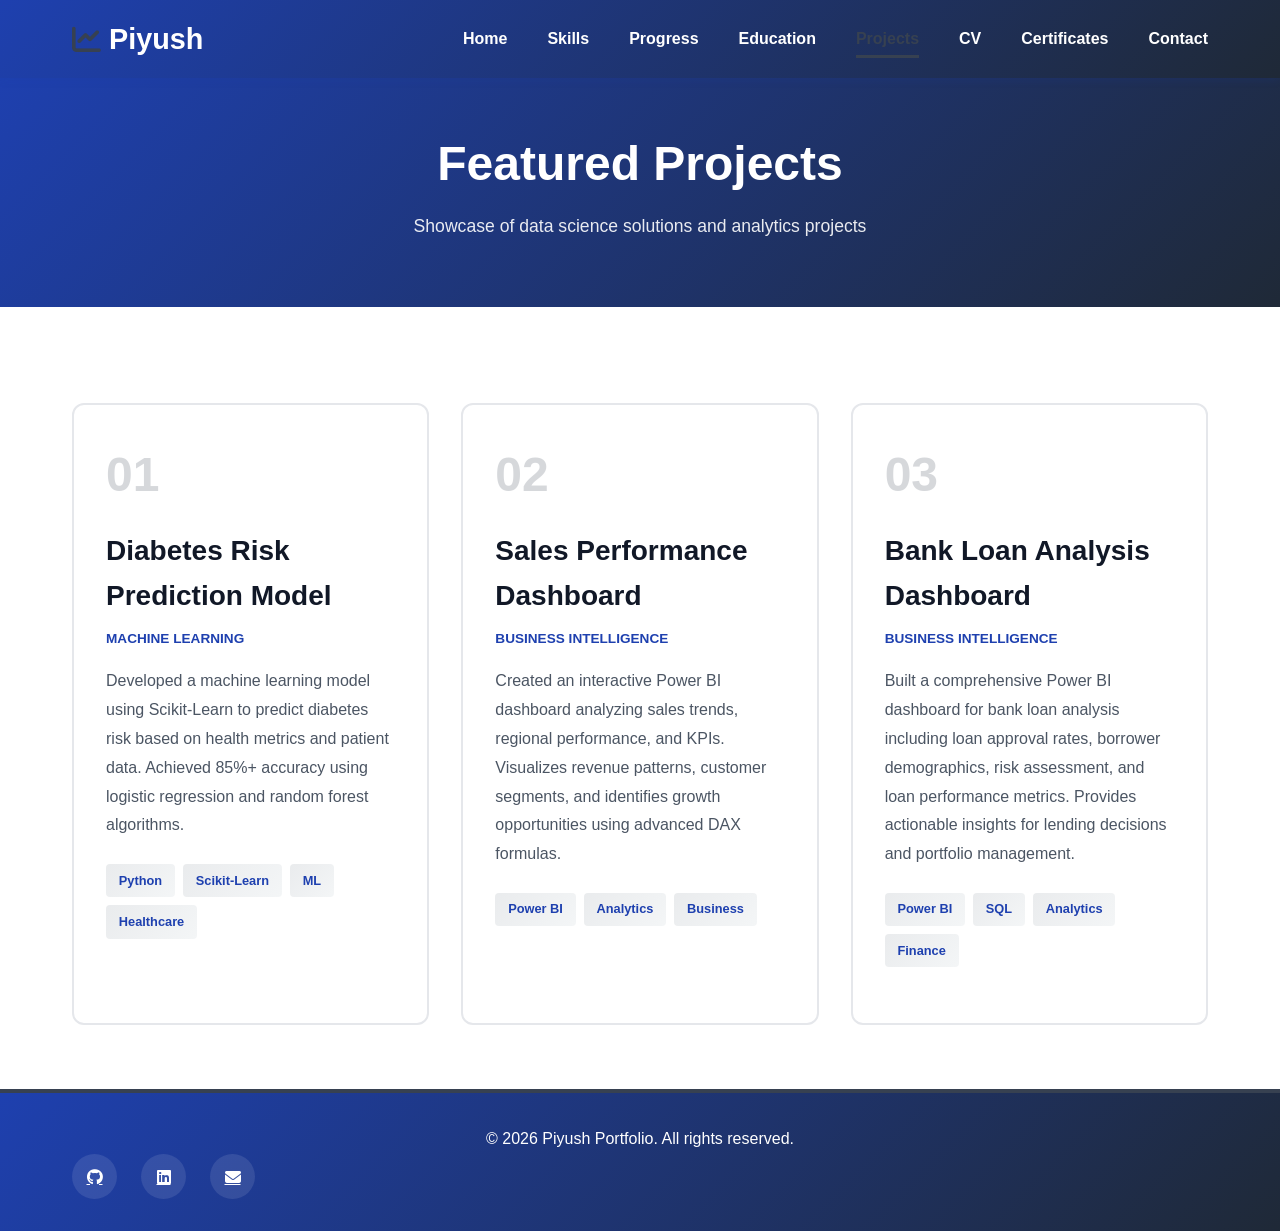
<file: portfolio/projects.html>
<!DOCTYPE html>
<html lang="en">
<head>
    <meta charset="UTF-8">
    <meta name="viewport" content="width=device-width, initial-scale=1.0">
    <title>Projects - Piyush Portfolio</title>
    <link rel="stylesheet" href="css/main.css">
    <link rel="stylesheet" href="css/pages.css">
    <link rel="stylesheet" href="https://cdnjs.cloudflare.com/ajax/libs/font-awesome/6.4.0/css/all.min.css">
</head>
<body>
    <!-- Navigation Bar -->
    <nav class="navbar">
        <div class="nav-container">
            <div class="logo">
                <i class="fas fa-chart-line"></i>
                <span>Piyush</span>
            </div>
            <ul class="nav-menu">
                <li><a href="index.html" class="nav-link">Home</a></li>
                <li><a href="skills.html" class="nav-link">Skills</a></li>
                <li><a href="progress.html" class="nav-link">Progress</a></li>
                <li><a href="education.html" class="nav-link">Education</a></li>
                <li><a href="projects.html" class="nav-link active">Projects</a></li>
                <li><a href="cv.html" class="nav-link">CV</a></li>
                <li><a href="certificates.html" class="nav-link">Certificates</a></li>
                <li><a href="contact.html" class="nav-link">Contact</a></li>
            </ul>
            <div class="hamburger">
                <span></span>
                <span></span>
                <span></span>
            </div>
        </div>
    </nav>

    <!-- Page Header -->
    <section class="page-header">
        <div class="container">
            <h1>Featured Projects</h1>
            <p>Showcase of data science solutions and analytics projects</p>
        </div>
    </section>

    <!-- Projects Section -->
    <section class="projects-section">
        <div class="container">
            <div class="projects-grid">
                <!-- Project 1 -->
                <div class="project-card fade-in">
                    <div class="project-number">01</div>
                    <h3>Diabetes Risk Prediction Model</h3>
                    <p class="project-type">Machine Learning</p>
                    <p class="project-description">
                        Developed a machine learning model using Scikit-Learn to predict diabetes risk based on health metrics and patient data. Achieved 85%+ accuracy using logistic regression and random forest algorithms.
                    </p>
                    <div class="project-tags">
                        <span>Python</span>
                        <span>Scikit-Learn</span>
                        <span>ML</span>
                        <span>Healthcare</span>
                    </div>
                    <div class="project-links">
                    </div>
                </div>

                <!-- Project 2 -->
                <div class="project-card fade-in" style="animation-delay: 0.1s">
                    <div class="project-number">02</div>
                    <h3>Sales Performance Dashboard</h3>
                    <p class="project-type">Business Intelligence</p>
                    <p class="project-description">
                        Created an interactive Power BI dashboard analyzing sales trends, regional performance, and KPIs. Visualizes revenue patterns, customer segments, and identifies growth opportunities using advanced DAX formulas.
                    </p>
                    <div class="project-tags">
                        <span>Power BI</span>
                        <!-- <span>SQL</span> -->
                        <span>Analytics</span>
                        <span>Business</span>
                    </div>
                    <div class="project-links">
                    </div>
                </div>

                <!-- Project 3 -->
                <div class="project-card fade-in" style="animation-delay: 0.2s">
                    <div class="project-number">03</div>
                    <h3>Bank Loan Analysis Dashboard</h3>
                    <p class="project-type">Business Intelligence</p>
                    <p class="project-description">
                        Built a comprehensive Power BI dashboard for bank loan analysis including loan approval rates, borrower demographics, risk assessment, and loan performance metrics. Provides actionable insights for lending decisions and portfolio management.
                    </p>
                    <div class="project-tags">
                        <span>Power BI</span>
                        <span>SQL</span>
                        <span>Analytics</span>
                        <span>Finance</span>
                    </div>
                    <div class="project-links">
                    </div>
                </div>

            </div>
        </div>
    </section>

    <!-- Footer -->
    <footer class="footer">
        <div class="container">
            <p>&copy; 2026 Piyush Portfolio. All rights reserved.</p>
            <div class="social-links">
                <a href="#"><i class="fab fa-github"></i></a>
                <a href="#"><i class="fab fa-linkedin"></i></a>
                <!-- <a href="#"><i class="fab fa-twitter"></i></a> -->
                <a href="mailto:piyush@example.com"><i class="fas fa-envelope"></i></a>
            </div>
        </div>
    </footer>

    <script src="js/script.js"></script>
</body>
</html>
</file>
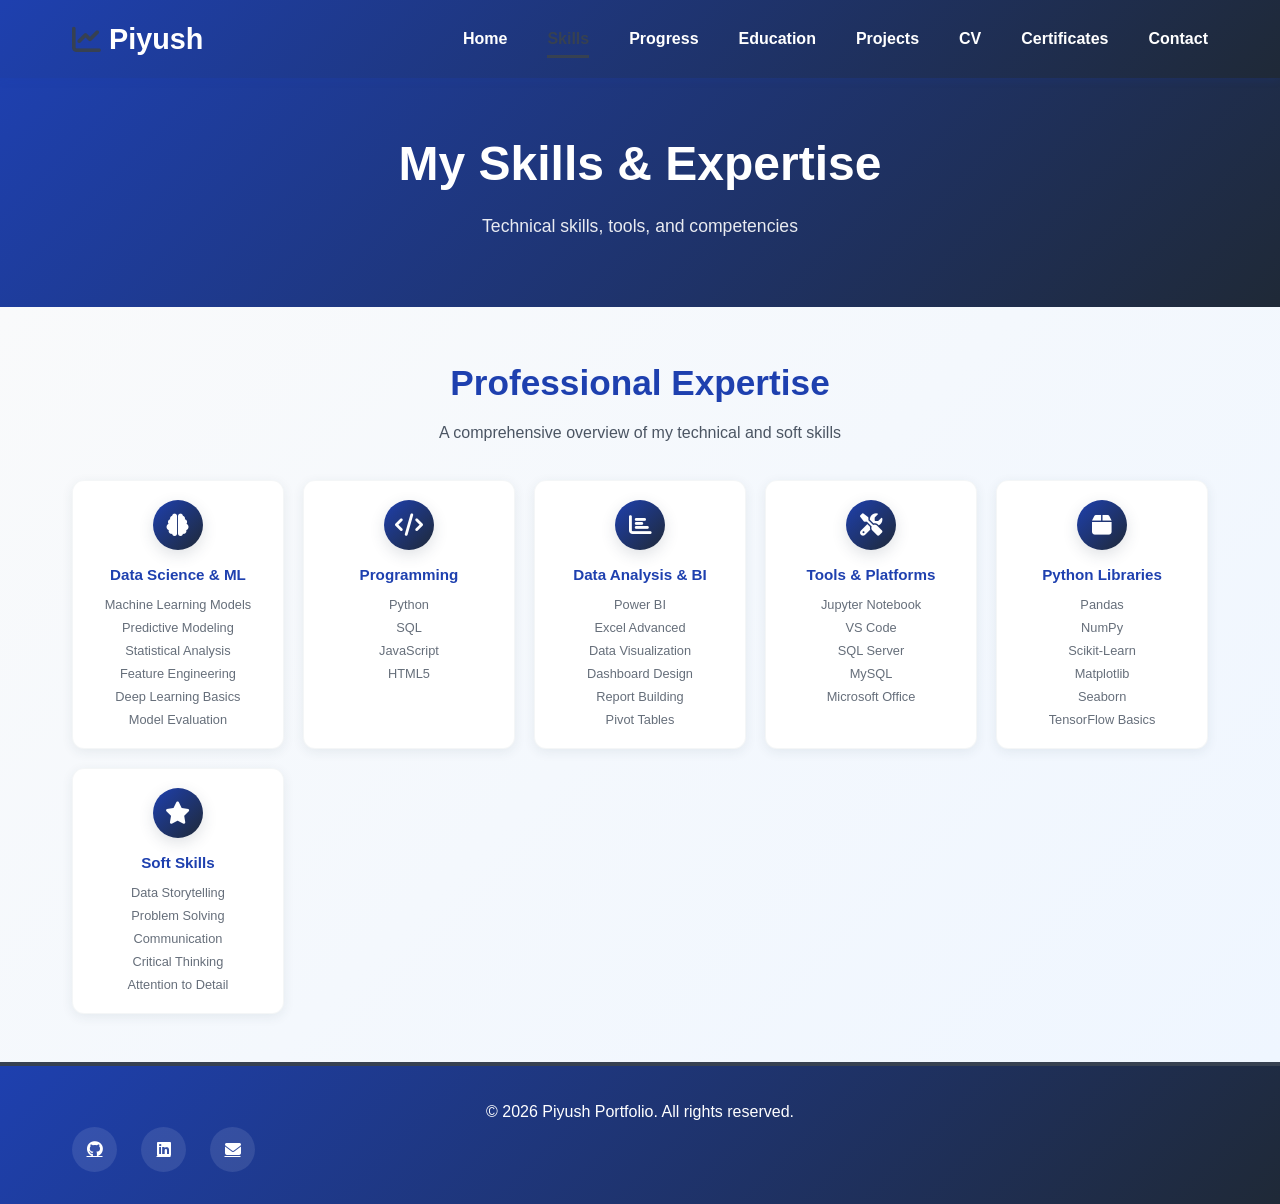
<file: portfolio/skills.html>
<!DOCTYPE html>
<html lang="en">
<head>
    <meta charset="UTF-8">
    <meta name="viewport" content="width=device-width, initial-scale=1.0">
    <title>Skills - Piyush Portfolio</title>
    <link rel="stylesheet" href="css/main.css">
    <link rel="stylesheet" href="css/pages.css">
    <link rel="stylesheet" href="https://cdnjs.cloudflare.com/ajax/libs/font-awesome/6.4.0/css/all.min.css">
</head>
<body>
    <!-- Navigation Bar -->
    <nav class="navbar">
        <div class="nav-container">
            <div class="logo">
                <i class="fas fa-chart-line"></i>
                <span>Piyush</span>
            </div>
            <ul class="nav-menu">
                <li><a href="index.html" class="nav-link">Home</a></li>
                <li><a href="skills.html" class="nav-link active">Skills</a></li>
                <li><a href="progress.html" class="nav-link">Progress</a></li>
                <li><a href="education.html" class="nav-link">Education</a></li>
                <li><a href="projects.html" class="nav-link">Projects</a></li>
                <li><a href="cv.html" class="nav-link">CV</a></li>
                <li><a href="certificates.html" class="nav-link">Certificates</a></li>
                <li><a href="contact.html" class="nav-link">Contact</a></li>
            </ul>
            <div class="hamburger">
                <span></span>
                <span></span>
                <span></span>
            </div>
        </div>
    </nav>

    <!-- Page Header -->
    <section class="page-header">
        <div class="container">
            <h1>My Skills & Expertise</h1>
            <p>Technical skills, tools, and competencies</p>
        </div>
    </section>

    <!-- Skills Grid -->
    <section class="skills-section">
        <div class="container">
            <div class="skills-intro">
                <h2>Professional Expertise</h2>
                <p>A comprehensive overview of my technical and soft skills</p>
            </div>
            <div class="skills-grid">
                <!-- Data Science & ML -->
                <div class="skill-card fade-in">
                    <div class="skill-icon-wrapper">
                        <i class="fas fa-brain"></i>
                    </div>
                    <h3>Data Science & ML</h3>
                    <ul class="skills-list">
                        <li>Machine Learning Models</li>
                        <li>Predictive Modeling</li>
                        <li>Statistical Analysis</li>
                        <li>Feature Engineering</li>
                        <li>Deep Learning Basics</li>
                        <li>Model Evaluation</li>
                    </ul>
                </div>

                <!-- Programming Languages -->
                <div class="skill-card fade-in" style="animation-delay: 0.1s">
                    <div class="skill-icon-wrapper">
                        <i class="fas fa-code"></i>
                    </div>
                    <h3>Programming</h3>
                    <ul class="skills-list">
                        <li>Python</li>
                        <li>SQL</li>
                        <li>JavaScript</li>
                        <li>HTML5</li>
                    </ul>
                </div>

                <!-- Data Analysis & BI -->
                <div class="skill-card fade-in" style="animation-delay: 0.2s">
                    <div class="skill-icon-wrapper">
                        <i class="fas fa-chart-bar"></i>
                    </div>
                    <h3>Data Analysis & BI</h3>
                    <ul class="skills-list">
                        <li>Power BI</li>
                        <li>Excel Advanced</li>
                        <li>Data Visualization</li>
                        <li>Dashboard Design</li>
                        <li>Report Building</li>
                        <li>Pivot Tables</li>
                    </ul>
                </div>

                <!-- Tools & Platforms -->
                <div class="skill-card fade-in" style="animation-delay: 0.3s">
                    <div class="skill-icon-wrapper">
                        <i class="fas fa-tools"></i>
                    </div>
                    <h3>Tools & Platforms</h3>
                    <ul class="skills-list">
                        <li>Jupyter Notebook</li>
                        <li>VS Code</li>
                        <li>SQL Server</li>
                        <li>MySQL</li>
                        <li>Microsoft Office</li>
                    </ul>
                </div>

                <!-- Python Libraries -->
                <div class="skill-card fade-in" style="animation-delay: 0.4s">
                    <div class="skill-icon-wrapper">
                        <i class="fas fa-box"></i>
                    </div>
                    <h3>Python Libraries</h3>
                    <ul class="skills-list">
                        <li>Pandas</li>
                        <li>NumPy</li>
                        <li>Scikit-Learn</li>
                        <li>Matplotlib</li>
                        <li>Seaborn</li>
                        <li>TensorFlow Basics</li>
                    </ul>
                </div>

                <!-- Soft Skills -->
                <div class="skill-card fade-in" style="animation-delay: 0.5s">
                    <div class="skill-icon-wrapper">
                        <i class="fas fa-star"></i>
                    </div>
                    <h3>Soft Skills</h3>
                    <ul class="skills-list">
                        <li>Data Storytelling</li>
                        <li>Problem Solving</li>
                        <li>Communication</li>
                        <li>Critical Thinking</li>
                        <li>Attention to Detail</li>
                    </ul>
                </div>
            </div>
        </div>
    </section>

    <!-- Footer -->
    <footer class="footer">
        <div class="container">
            <p>&copy; 2026 Piyush Portfolio. All rights reserved.</p>
            <div class="social-links">
                <a href="#"><i class="fab fa-github"></i></a>
                <a href="#"><i class="fab fa-linkedin"></i></a>
                <!-- <a href="#"><i class="fab fa-twitter"></i></a> -->
                <a href="mailto:piyush@example.com"><i class="fas fa-envelope"></i></a>
            </div>
        </div>
    </footer>

    <script src="js/script.js"></script>
</body>
</html>
</file>
<file: portfolio/css/main.css>
/* Professional Modern Color Theme */
:root {
    --primary-dark: #1E40AF;
    --secondary-dark: #1F2937;
    --dark-grey: #111827;
    --mid-grey: #374151;
    --light-grey: #9CA3AF;
    --soft-grey: #D1D5DB;
    --pale-grey: #E5E7EB;
    --bg-grey: #F3F4F6;
    --white: #FFFFFF;
    --light-gray: #F9FAFB;
    --dark-gray: #1F2937;
    --text-dark: #111827;
    --text-light: #4B5563;
    --border-color: #E5E7EB;
    --shadow: 0 4px 15px rgba(30, 64, 175, 0.1);
    --accent-blue: #3B82F6;
    --accent-cyan: #06B6D4;
}

/* Global Styles */
* {
    margin: 0;
    padding: 0;
    box-sizing: border-box;
}

html {
    scroll-behavior: smooth;
    font-size: 16px;
}

body {
    font-family: 'Segoe UI', Tahoma, Geneva, Verdana, sans-serif;
    background-color: var(--white);
    color: var(--text-dark);
    line-height: 1.6;
}

.container {
    max-width: 1200px;
    margin: 0 auto;
    padding: 0 2rem;
}

h1, h2, h3, h4, h5, h6 {
    font-weight: 700;
    color: var(--text-dark);
    margin-bottom: 1rem;
}

h1 { font-size: 3.5rem; }
h2 { font-size: 2.5rem; }
h3 { font-size: 1.75rem; }

p {
    color: var(--text-light);
    margin-bottom: 1rem;
    line-height: 1.8;
}

/* Navigation */
.navbar {
    background: linear-gradient(135deg, var(--primary-dark) 0%, var(--secondary-dark) 100%);
    padding: 1rem 0;
    position: sticky;
    top: 0;
    z-index: 1000;
    box-shadow: 0 2px 8px rgba(30, 64, 175, 0.15);
}

.nav-container {
    max-width: 1200px;
    margin: 0 auto;
    padding: 0 2rem;
    display: flex;
    justify-content: space-between;
    align-items: center;
}

.logo {
    color: var(--white);
    font-size: 1.8rem;
    font-weight: 700;
    display: flex;
    align-items: center;
    gap: 0.5rem;
    cursor: pointer;
}

.logo i {
    color: var(--mid-grey);
}

.nav-menu {
    display: flex;
    list-style: none;
    gap: 2.5rem;
}

.nav-link {
    color: var(--white);
    text-decoration: none;
    font-weight: 600;
    position: relative;
    transition: all 0.3s ease;
    padding: 0.5rem 0;
}

.nav-link:hover {
    color: var(--mid-grey);
}

.nav-link.active {
    color: var(--mid-grey);
    border-bottom: 3px solid var(--mid-grey);
}

.hamburger {
    display: none;
    flex-direction: column;
    gap: 6px;
    cursor: pointer;
}

.hamburger span {
    width: 25px;
    height: 3px;
    background-color: var(--white);
    border-radius: 2px;
    transition: all 0.3s ease;
}

/* Hero Section */
.hero {
    min-height: 90vh;
    display: flex;
    align-items: center;
    justify-content: space-between;
    padding: 3rem 2rem;
    background: linear-gradient(135deg, rgba(44, 62, 80, 0.05) 0%, rgba(207, 216, 220, 0.05) 100%);
    gap: 3rem;
}

.hero-content {
    flex: 1;
}

.hero h1 {
    font-size: 3.5rem;
    margin-bottom: 0.5rem;
}

.hero h2 {
    font-size: 2.5rem;
    margin-bottom: 0.5rem;
}

.highlight {
    background: linear-gradient(135deg, var(--primary-dark) 0%, var(--mid-grey) 100%);
    -webkit-background-clip: text;
    -webkit-text-fill-color: transparent;
    background-clip: text;
}

.hero .subtitle {
    font-size: 1.1rem;
    margin: 1.5rem 0 2rem;
}

.hero-buttons {
    display: flex;
    gap: 1.5rem;
    margin-bottom: 3rem;
}

.btn {
    padding: 1rem 2rem;
    border-radius: 8px;
    font-weight: 600;
    cursor: pointer;
    border: none;
    transition: all 0.3s ease;
    text-decoration: none;
    display: inline-block;
    text-align: center;
    font-size: 1rem;
}

.btn-primary {
    background: linear-gradient(135deg, var(--primary-dark) 0%, var(--secondary-dark) 100%);
    color: var(--white);
}

.btn-primary:hover {
    transform: translateY(-3px);
    box-shadow: 0 8px 20px rgba(30, 64, 175, 0.3);
}

.btn-secondary {
    background: linear-gradient(135deg, #6B7280 0%, #9CA3AF 100%);
    color: var(--white);
}

.btn-secondary:hover {
    transform: translateY(-3px);
    box-shadow: 0 8px 20px rgba(107, 114, 128, 0.3);
}

.hero-features {
    display: flex;
    gap: 2rem;
    margin-top: 2rem;
}

.feature-item {
    display: flex;
    flex-direction: column;
    align-items: center;
    gap: 0.75rem;
    padding: 1.5rem;
    background: var(--white);
    border-radius: 8px;
    border-left: 4px solid var(--primary-dark);
    box-shadow: 0 2px 8px rgba(30, 64, 175, 0.08);
    transition: all 0.3s ease;
}

.feature-item:hover {
    transform: translateY(-8px);
    box-shadow: 0 8px 25px rgba(30, 64, 175, 0.15);
}

.feature-item i {
    font-size: 2rem;
    color: var(--accent-blue);
}

.feature-item span {
    font-weight: 600;
    color: var(--text-dark);
    text-align: center;
}

.hero-image {
    flex: 1;
    display: flex;
    justify-content: center;
    align-items: center;
}

.image-box {
    width: 100%;
    max-width: 350px;
    aspect-ratio: 1;
    background: linear-gradient(135deg, var(--soft-grey) 0%, var(--mid-grey) 100%);
    border-radius: 12px;
    display: flex;
    flex-direction: column;
    justify-content: center;
    align-items: center;
    color: var(--white);
    cursor: pointer;
    transition: all 0.3s ease;
    box-shadow: 0 10px 30px rgba(44, 62, 80, 0.2);
}

.image-box:hover {
    transform: scale(1.05);
    box-shadow: 0 15px 40px rgba(44, 62, 80, 0.3);
}

.image-box i {
    font-size: 5rem;
    margin-bottom: 1rem;
    opacity: 0.9;
}

.image-box p {
    font-size: 1.1rem;
    font-weight: 600;
    color: var(--white);
    margin: 0;
}

.profile-image {
    width: 100%;
    max-width: 350px;
    aspect-ratio: 1;
    border-radius: 12px;
    object-fit: cover;
    box-shadow: 0 10px 30px rgba(44, 62, 80, 0.2);
    transition: all 0.3s ease;
}

.profile-image:hover {
    transform: scale(1.05);
    box-shadow: 0 15px 40px rgba(44, 62, 80, 0.3);
}

/* About Section */
.about {
    padding: 4rem 2rem;
    background: var(--light-gray);
}

.about h2 {
    text-align: center;
    margin-bottom: 3rem;
    color: var(--primary-dark);
}

.about-content {
    display: grid;
    grid-template-columns: 1fr 1fr;
    gap: 3rem;
    align-items: center;
}

.about-text p {
    margin-bottom: 1.5rem;
}

.about-highlight {
    background: var(--white);
    padding: 2rem;
    border-radius: 12px;
    border-left: 5px solid var(--mid-grey);
    box-shadow: var(--shadow);
}

.highlight-box h3 {
    color: var(--primary-dark);
    margin-bottom: 1.5rem;
}

.highlight-box ul {
    list-style: none;
}

.highlight-box li {
    padding: 0.75rem 0;
    border-bottom: 1px solid var(--border-color);
    color: var(--text-light);
}

.highlight-box li:last-child {
    border-bottom: none;
}

/* Footer */
.footer {
    background: linear-gradient(135deg, var(--primary-dark) 0%, var(--secondary-dark) 100%);
    color: var(--white);
    padding: 2rem;
    text-align: center;
    border-top: 4px solid var(--mid-grey);
}

.footer-content {
    display: flex;
    justify-content: space-between;
    align-items: center;
    max-width: 1200px;
    margin: 0 auto;
}

.footer p {
    color: var(--white);
    margin: 0;
}

.social-links {
    display: flex;
    gap: 1.5rem;
}

.social-links a {
    color: var(--white);
    width: 45px;
    height: 45px;
    display: flex;
    align-items: center;
    justify-content: center;
    border-radius: 50%;
    background: rgba(255, 255, 255, 0.1);
    transition: all 0.3s ease;
}

.social-links a:hover {
    background: var(--accent-blue);
    transform: translateY(-3px);
}

/* Animations */
@keyframes fadeIn {
    from {
        opacity: 0;
        transform: translateY(20px);
    }
    to {
        opacity: 1;
        transform: translateY(0);
    }
}

@keyframes fadeInRight {
    from {
        opacity: 0;
        transform: translateX(50px);
    }
    to {
        opacity: 1;
        transform: translateX(0);
    }
}

@keyframes slideDown {
    from {
        opacity: 0;
        transform: translateY(-30px);
    }
    to {
        opacity: 1;
        transform: translateY(0);
    }
}

.fade-in {
    animation: fadeIn 0.8s ease-out forwards;
}

.fade-in-right {
    animation: fadeInRight 0.8s ease-out forwards;
}

.navbar {
    animation: slideDown 0.5s ease-out;
}

/* Responsive Design */
@media (max-width: 1024px) {
    .hero {
        flex-direction: column;
        min-height: auto;
        padding: 2rem;
    }

    .hero-content {
        text-align: center;
    }

    .hero h1 { font-size: 2.5rem; }
    .hero h2 { font-size: 2rem; }

    .hero-buttons {
        justify-content: center;
    }

    .hero-image {
        width: 100%;
    }

    .image-box {
        max-width: 300px;
    }

    .about-content {
        grid-template-columns: 1fr;
    }
}

@media (max-width: 768px) {
    .nav-menu {
        display: none;
        position: fixed;
        top: 60px;
        left: 0;
        right: 0;
        flex-direction: column;
        background: linear-gradient(135deg, var(--primary-dark) 0%, var(--secondary-dark) 100%);
        gap: 0;
    }

    .nav-menu.active {
        display: flex;
    }

    .nav-link {
        padding: 1rem 2rem;
        border-bottom: 1px solid rgba(255, 255, 255, 0.1);
    }

    .hamburger {
        display: flex;
    }

    .hamburger.active span:nth-child(1) {
        transform: rotate(45deg) translate(8px, 8px);
    }

    .hamburger.active span:nth-child(2) {
        opacity: 0;
    }

    .hamburger.active span:nth-child(3) {
        transform: rotate(-45deg) translate(7px, -7px);
    }

    h1 { font-size: 2rem; }
    h2 { font-size: 1.5rem; }

    .hero-buttons {
        flex-direction: column;
        gap: 1rem;
    }

    .btn {
        width: 100%;
    }

    .hero-features {
        flex-direction: column;
    }

    .footer-content {
        flex-direction: column;
        gap: 1.5rem;
    }

    .hero {
        padding: 1.5rem;
    }
}

@media (max-width: 480px) {
    html { font-size: 14px; }

    h1 { font-size: 1.75rem; }
    h2 { font-size: 1.25rem; }

    .hero { min-height: auto; }
    .image-box { max-width: 250px; }
    .nav-menu { top: 50px; }
}
</file>
<file: portfolio/css/pages.css>
/* Page Styles */

/* Page Header */
.page-header {
    background: linear-gradient(135deg, var(--primary-dark) 0%, var(--secondary-dark) 100%);
    color: var(--white);
    padding: 3rem 2rem;
    text-align: center;
}

.page-header h1 {
    font-size: 3rem;
    color: var(--white);
    margin-bottom: 0.5rem;
}

.page-header p {
    font-size: 1.1rem;
    color: rgba(255, 255, 255, 0.9);
}

/* Skills Section */
.skills-section {
    padding: 3rem 2rem;
    background: linear-gradient(135deg, var(--light-gray) 0%, #EFF6FF 100%);
    position: relative;
    overflow: hidden;
    background-image:
        radial-gradient(circle, #BFDBFE 1px, transparent 1px);
    background-size: 30px 30px;
    background-position: 0 0, 15px 15px;
}

.skills-section::before {
    content: '';
    position: absolute;
    top: 0;
    left: 0;
    right: 0;
    bottom: 0;
    background: linear-gradient(135deg, var(--light-gray) 0%, #EFF6FF 100%);
    pointer-events: none;
    z-index: 0;
}

.skills-intro {
    text-align: center;
    margin-bottom: 2rem;
    position: relative;
    z-index: 1;
}

.skills-intro h2 {
    color: var(--primary-dark);
    font-size: 2.2rem;
    margin-bottom: 0.5rem;
}

.skills-intro p {
    color: var(--text-light);
    font-size: 1rem;
}

.skills-grid {
    display: grid;
    grid-template-columns: repeat(auto-fit, minmax(180px, 1fr));
    gap: 1.2rem;
    margin-top: 2rem;
    position: relative;
    z-index: 1;
}

.skill-card {
    background: var(--white);
    padding: 1.2rem;
    border-radius: 12px;
    box-shadow: 0 3px 12px rgba(44, 62, 80, 0.08);
    transition: all 0.4s cubic-bezier(0.4, 0, 0.2, 1);
    position: relative;
    overflow: hidden;
    border: 1px solid rgba(144, 164, 174, 0.1);
    cursor: grab;
    display: flex;
    flex-direction: column;
    align-items: center;
    text-align: center;
}

.skill-card.dragging {
    cursor: grabbing;
    box-shadow: 0 25px 60px rgba(44, 62, 80, 0.25);
    opacity: 0.95;
    z-index: 1000;
}

.skill-card:hover {
    transform: translateY(-10px) scale(1.04);
    box-shadow: 0 15px 40px rgba(30, 64, 175, 0.2);
    border-color: rgba(59, 130, 246, 0.2);
}

.skill-icon-wrapper {
    position: relative;
    width: 50px;
    height: 50px;
    margin: 0 auto 1rem;
    display: flex;
    align-items: center;
    justify-content: center;
    background: linear-gradient(135deg, var(--primary-dark) 0%, var(--secondary-dark) 100%);
    border-radius: 50%;
    box-shadow: 0 5px 15px rgba(44, 62, 80, 0.15);
    transition: all 0.4s cubic-bezier(0.4, 0, 0.2, 1);
    flex-shrink: 0;
}

.skill-icon-wrapper i {
    font-size: 1.4rem;
    color: var(--white);
}

.skill-card:hover .skill-icon-wrapper {
    transform: scale(1.15);
    box-shadow: 0 10px 30px rgba(30, 64, 175, 0.35);
    background: linear-gradient(135deg, var(--accent-blue) 0%, var(--accent-cyan) 100%);
}

.skill-card h3 {
    color: var(--primary-dark);
    font-size: 0.95rem;
    font-weight: 700;
    margin-bottom: 0.8rem;
    line-height: 1.2;
}

.skills-list {
    list-style: none;
    padding: 0;
    margin: 0;
    display: flex;
    flex-direction: column;
    gap: 0.4rem;
    width: 100%;
}

.skills-list li {
    color: var(--text-light);
    font-size: 0.8rem;
    opacity: 0.85;
    transition: all 0.3s ease;
    line-height: 1.3;
}

.skills-list li:hover {
    opacity: 1;
    color: var(--primary-dark);
}

/* Removed Rotating Icon Animation */

/* Progress/Timeline Section */
.progress-section {
    padding: 4rem 2rem;
}

.timeline {
    position: relative;
    padding: 2rem 0;
}

.timeline::before {
    content: '';
    position: absolute;
    left: 50%;
    top: 0;
    bottom: 0;
    width: 3px;
    background: linear-gradient(180deg, var(--primary-dark), var(--mid-grey));
    transform: translateX(-50%);
}

.timeline-item {
    margin-bottom: 3rem;
    width: 50%;
    position: relative;
}

.timeline-item:nth-child(odd) {
    margin-left: 0;
    padding-right: 5%;
    text-align: right;
}

.timeline-item:nth-child(even) {
    margin-left: 50%;
    padding-left: 5%;
    text-align: left;
}

.timeline-marker {
    position: absolute;
    width: 20px;
    height: 20px;
    background: var(--white);
    border: 4px solid var(--primary-dark);
    border-radius: 50%;
    top: 10px;
    transition: all 0.3s ease;
}

.timeline-item:nth-child(odd) .timeline-marker {
    right: -65px;
}

.timeline-item:nth-child(even) .timeline-marker {
    left: -65px;
}

.timeline-item:hover .timeline-marker {
    width: 28px;
    height: 28px;
    background: var(--mid-grey);
    border-color: var(--mid-grey);
    top: 6px;
}

.timeline-content {
    background: var(--white);
    padding: 2rem;
    border-radius: 12px;
    border: 2px solid transparent;
    transition: all 0.3s ease;
    box-shadow: var(--shadow);
}

.timeline-content:hover {
    border-color: var(--mid-grey);
    box-shadow: 0 10px 30px rgba(144, 164, 174, 0.2);
}

.timeline-content h3 {
    color: var(--primary-dark);
    margin-bottom: 0.5rem;
}

.timeline-date {
    color: var(--mid-grey);
    font-weight: 600;
    margin-bottom: 1rem;
}

.timeline-description {
    color: var(--text-light);
    margin: 0;
}

/* Education Section */
.education-section {
    padding: 4rem 2rem;
    background: var(--light-gray);
}

.education-grid {
    display: grid;
    grid-template-columns: repeat(auto-fit, minmax(350px, 1fr));
    gap: 2rem;
    margin-top: 2rem;
}

.education-card {
    background: var(--white);
    padding: 2.5rem;
    border-radius: 12px;
    border-left: 5px solid var(--mid-grey);
    box-shadow: var(--shadow);
    transition: all 0.3s ease;
    text-align: center;
}

.education-card:hover {
    transform: translateY(-10px);
    box-shadow: 0 10px 30px rgba(44, 62, 80, 0.2);
    border-left-color: var(--primary-dark);
}

.education-icon {
    font-size: 3rem;
    color: var(--mid-grey);
    margin-bottom: 1rem;
}

.education-card h3 {
    color: var(--primary-dark);
    margin-bottom: 0.5rem;
}

.education-school {
    color: var(--mid-grey);
    font-weight: 600;
    margin-bottom: 0.5rem;
}

.education-period {
    color: var(--text-light);
    font-size: 0.9rem;
    margin-bottom: 1.5rem;
}

.education-details {
    text-align: left;
}

.education-details p {
    margin-bottom: 0.75rem;
    color: var(--text-light);
}

.education-details ul {
    list-style: none;
    margin-top: 1rem;
}

.education-details li {
    padding: 0.5rem 0;
    padding-left: 1.5rem;
    position: relative;
    color: var(--text-light);
}

.education-details li::before {
    content: '→';
    position: absolute;
    left: 0;
    color: var(--mid-grey);
    font-weight: bold;
}

/* Projects Section */
.projects-section {
    padding: 4rem 2rem;
}

.projects-grid {
    display: grid;
    grid-template-columns: repeat(auto-fit, minmax(320px, 1fr));
    gap: 2rem;
    margin-top: 2rem;
}

.project-card {
    background: var(--white);
    border: 2px solid var(--border-color);
    padding: 2rem;
    border-radius: 12px;
    transition: all 0.3s ease;
    position: relative;
    overflow: hidden;
}

.project-card::before {
    content: '';
    position: absolute;
    top: 0;
    left: 0;
    right: 0;
    height: 4px;
    background: linear-gradient(90deg, var(--primary-dark), var(--mid-grey));
    transform: scaleX(0);
    transform-origin: left;
    transition: transform 0.5s ease;
}

.project-card:hover::before {
    transform: scaleX(1);
}

.project-card:hover {
    border-color: var(--primary-dark);
    transform: translateY(-10px);
    box-shadow: 0 10px 30px rgba(44, 62, 80, 0.2);
}

.project-number {
    font-size: 3rem;
    font-weight: 800;
    color: var(--mid-grey);
    opacity: 0.2;
    margin-bottom: 1rem;
}

.project-card h3 {
    color: var(--text-dark);
    margin-bottom: 0.5rem;
}

.project-type {
    color: var(--primary-dark);
    font-weight: 600;
    font-size: 0.85rem;
    text-transform: uppercase;
    margin-bottom: 1rem;
}

.project-description {
    color: var(--text-light);
    margin-bottom: 1.5rem;
}

.project-tags {
    display: flex;
    flex-wrap: wrap;
    gap: 0.5rem;
    margin-bottom: 1.5rem;
}

.project-tags span {
    background: linear-gradient(135deg, rgba(44, 62, 80, 0.1) 0%, rgba(144, 164, 174, 0.1) 100%);
    color: var(--primary-dark);
    padding: 0.4rem 0.8rem;
    border-radius: 4px;
    font-size: 0.8rem;
    font-weight: 600;
}

.project-links {
    display: flex;
    gap: 1rem;
}

.project-link {
    color: var(--primary-dark);
    font-weight: 600;
    display: inline-flex;
    align-items: center;
    gap: 0.5rem;
    padding: 0.5rem 1rem;
    border-radius: 4px;
    background: linear-gradient(135deg, rgba(44, 62, 80, 0.1) 0%, rgba(144, 164, 174, 0.1) 100%);
    transition: all 0.3s ease;
    text-decoration: none;
}

.project-link:hover {
    background: var(--primary-dark);
    color: var(--white);
}

/* Contact Section */
.contact-section {
    padding: 4rem 2rem;
    background: var(--light-gray);
}

.contact-content {
    display: grid;
    grid-template-columns: 1fr 1fr;
    gap: 3rem;
    margin-top: 2rem;
}

.contact-info {
    display: grid;
    grid-template-columns: 1fr;
    gap: 2rem;
}

.info-card {
    background: var(--white);
    padding: 2rem;
    border-radius: 12px;
    text-align: center;
    border: 2px solid transparent;
    transition: all 0.3s ease;
    box-shadow: var(--shadow);
}

.info-card:hover {
    border-color: var(--primary-dark);
    transform: translateY(-8px);
    box-shadow: 0 10px 30px rgba(44, 62, 80, 0.2);
}

.info-icon {
    font-size: 2.5rem;
    color: var(--mid-grey);
    margin-bottom: 1rem;
}

.info-card h3 {
    color: var(--primary-dark);
    margin-bottom: 0.75rem;
}

.info-card p {
    margin-bottom: 1.5rem;
    color: var(--text-light);
}

.info-link {
    color: var(--white);
    background: linear-gradient(135deg, var(--primary-dark), var(--secondary-dark));
    padding: 0.5rem 1.5rem;
    border-radius: 4px;
    text-decoration: none;
    font-weight: 600;
    display: inline-block;
    transition: all 0.3s ease;
}

.info-link:hover {
    background: linear-gradient(135deg, var(--mid-grey), var(--light-grey));
    transform: translateY(-2px);
}

/* Contact Form */
.contact-form {
    display: flex;
    flex-direction: column;
    gap: 1.5rem;
}

.form-group {
    display: flex;
    flex-direction: column;
}

.form-group label {
    margin-bottom: 0.5rem;
    font-weight: 600;
    color: var(--text-dark);
}

.form-group input,
.form-group textarea {
    padding: 1rem;
    border: 2px solid var(--border-color);
    border-radius: 8px;
    font-family: inherit;
    font-size: 1rem;
    color: var(--text-dark);
    transition: all 0.3s ease;
}

.form-group input:focus,
.form-group textarea:focus {
    outline: none;
    border-color: var(--primary-dark);
    box-shadow: 0 0 0 3px rgba(44, 62, 80, 0.1);
}

.form-group textarea {
    resize: vertical;
    min-height: 150px;
}

.btn-submit {
    width: 100%;
    background: linear-gradient(135deg, var(--primary-dark), var(--secondary-dark));
    color: var(--white);
}

/* Animations */
@keyframes fadeIn {
    from {
        opacity: 0;
        transform: translateY(20px);
    }
    to {
        opacity: 1;
        transform: translateY(0);
    }
}

.fade-in {
    animation: fadeIn 0.8s ease-out forwards;
    opacity: 0;
}

.fade-in[style*="animation-delay"] {
    opacity: 0;
}

/* Responsive */
@media (max-width: 1024px) {
    .timeline::before {
        left: 0;
    }

    .timeline-item {
        width: 100%;
        padding: 0 0 2rem 60px !important;
        text-align: left !important;
    }

    .timeline-item:nth-child(odd) .timeline-marker,
    .timeline-item:nth-child(even) .timeline-marker {
        left: -10px !important;
    }

    .contact-content {
        grid-template-columns: 1fr;
    }

    .skills-section {
        padding: 2.5rem 1.5rem;
    }

    .skills-grid {
        grid-template-columns: repeat(auto-fit, minmax(160px, 1fr));
        gap: 1rem;
    }

    .skill-card {
        padding: 1rem;
    }

    .skills-intro h2 {
        font-size: 2rem;
    }
}

@media (max-width: 768px) {
    .page-header h1 {
        font-size: 2rem;
    }

    .skills-grid,
    .education-grid,
    .projects-grid {
        grid-template-columns: 1fr;
    }

    .education-card {
        text-align: center;
    }

    .education-details {
        text-align: center;
    }

    .education-details li::before {
        content: '';
    }

    .skills-section {
        padding: 2rem 1rem;
        background-size: 25px 25px;
    }

    .skills-intro h2 {
        font-size: 1.7rem;
        margin-bottom: 0.4rem;
    }

    .skills-grid {
        grid-template-columns: repeat(auto-fit, minmax(150px, 1fr));
        gap: 0.9rem;
        margin-top: 1.5rem;
    }

    .skill-card {
        padding: 0.9rem;
    }

    .skill-icon-wrapper {
        width: 45px;
        height: 45px;
        margin-bottom: 0.8rem;
    }

    .skill-icon-wrapper i {
        font-size: 1.2rem;
    }

    .skill-card h3 {
        font-size: 0.9rem;
        margin-bottom: 0.6rem;
    }

    .skills-list li {
        font-size: 0.75rem;
    }
}

@media (max-width: 480px) {
    .skills-section {
        padding: 1.5rem 0.8rem;
        background-size: 20px 20px;
    }

    .skills-intro h2 {
        font-size: 1.3rem;
        margin-bottom: 0.5rem;
    }

    .skills-intro p {
        font-size: 0.9rem;
    }

    .skills-grid {
        gap: 0.8rem;
        grid-template-columns: repeat(auto-fit, minmax(130px, 1fr));
        margin-top: 1.3rem;
    }

    .skill-card {
        padding: 0.8rem;
    }

    .skill-card.dragging {
        border-radius: 10px;
        padding: 0.7rem;
    }

    .skill-icon-wrapper {
        width: 40px;
        height: 40px;
        margin-bottom: 0.7rem;
    }

    .skill-icon-wrapper i {
        font-size: 1.1rem;
    }

    .skill-card h3 {
        font-size: 0.85rem;
        margin-bottom: 0.5rem;
    }

    .skills-list li {
        font-size: 0.7rem;
    }
}
</file>
